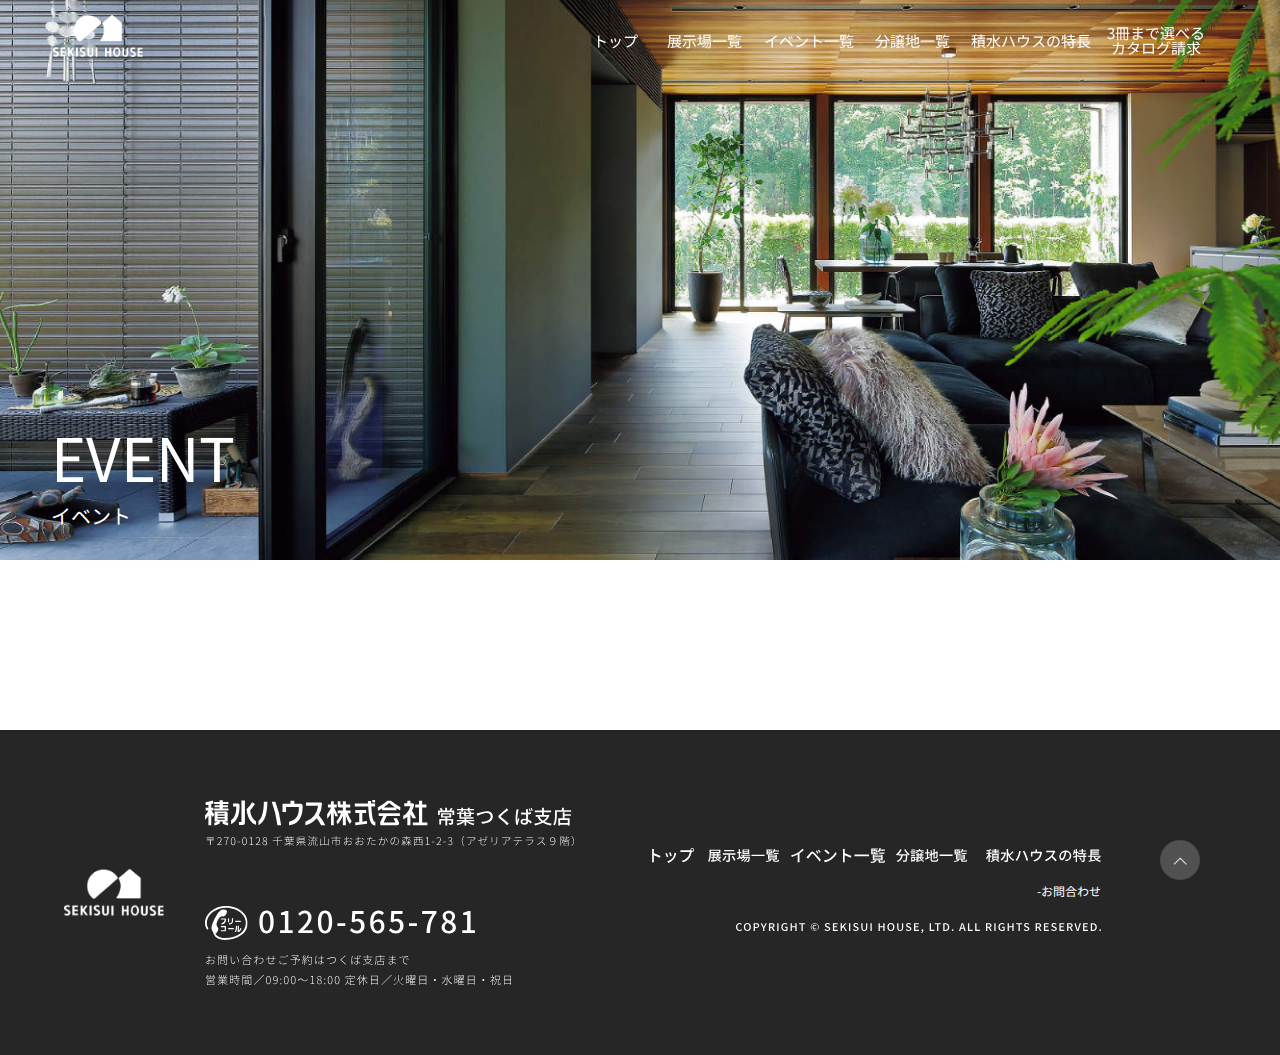
<file: event/index.html>
<!DOCTYPE html>
<html lang="ja">
<head>
<meta charset="UTF-8">
<meta http-equiv="Content-Language" content="ja">
<meta http-equiv="X-UA-Compatible" content="IE=edge,chrome=1">
<meta name="viewport" content="width=device-width,initial-scale=1.0">
<meta name="keywords" content="積水ハウス,セキスイ,セキスイハウス,住宅メーカー,ハウスメーカー,家,住宅,住まい,すまい,一戸建,宅地,戸建,住宅,家づくり,くらし,住まい,二世帯住宅,二世帯,多世帯,防犯住宅,防犯,防犯設備,都市型住宅,3階建て,都市">
<meta name="description" content="茨城県にある積水ハウスの住宅展示場や分譲物件のほか、住まいづくりに役立つイベントの最新情報も公開しています。">
    
<title>イベント一覧｜公式／積水ハウス 常葉つくば支店 | 積水ハウス株式会社</title>

<link rel="stylesheet" media="all" href="../static/css/style.css">
<link rel="stylesheet" media="all" href="../static/css/slick.css">
<link rel="stylesheet" media="all" href="../static/css/slick-theme.css">
<link rel="stylesheet" media="all" href="../static/css/event.css">
    
<link rel="preconnect" href="https://fonts.googleapis.com">
<link rel="preconnect" href="https://fonts.gstatic.com" crossorigin>
<link href="https://fonts.googleapis.com/css2?family=Noto+Sans+JP:wght@400;500&family=Noto+Serif+JP:wght@400;500&display=swap" rel="stylesheet">
<link rel="icon" type="image/png" href="https://www.sekisuihouse.com/liaison/region/lia02/ibaraki/tukuba/apple-touch-icon.png">
<link rel="canonical" href="https://www.sekisuihouse.com/liaison/region/lia02/ibaraki/tukuba/event/">
<link rel="shortcut icon" href="https://www.sekisuihouse.co.jp/favicon.ico">
    
<script src="https://code.jquery.com/jquery-1.12.4.min.js" integrity="sha256-ZosEbRLbNQzLpnKIkEdrPv7lOy9C27hHQ+Xp8a4MxAQ=" crossorigin="anonymous"></script>
<script src="../static/js/jquery-easing.js"></script>
<script src="../static/js/jquery-mousewheel.js"></script>
<script src="../static/js/slick.js"></script>
<script src="../static/js/script.js"></script>
<script src="../static/js/event.js"></script>

<!-- Google Tag Manager 20190222-->
<script>(function(w,d,s,l,i){w[l]=w[l]||[];w[l].push({'gtm.start':
new Date().getTime(),event:'gtm.js'});var f=d.getElementsByTagName(s)[0],
j=d.createElement(s),dl=l!='dataLayer'?'&l='+l:'';j.async=true;j.src=
'https://www.googletagmanager.com/gtm.js?id='+i+dl;f.parentNode.insertBefore(j,f);
})(window,document,'script','dataLayer','GTM-WK7M58');</script>
<!-- End Google Tag Manager 20190222-->
</head>

<body>
<!-- Google Tag Manager (noscript) 20190222-->
<noscript><iframe src="https://www.googletagmanager.com/ns.html?id=GTM-WK7M58"
height="0" width="0" style="display:none;visibility:hidden"></iframe></noscript>
<!-- End Google Tag Manager (noscript) 20190222-->

<div id="event" class="all_wrap lower">
  <header class="header">
    <div class="container">
      <div class="wrap">
        <h1 class="pc">
          <a href="../">
            <img src="../static/images/top/logo.png" class="logo01" alt="積水ハウスロゴ白黒">
            <img src="../static/images/top/logo02.png" class="logo02" alt="積水ハウスロゴカラー">
          </a>
        </h1>
        <h1 class="sp">
          <a href="../">
            <img src="../static/images/top/logo-sp.png" alt="積水ハウスロゴ白黒">
          </a>
        </h1>
        <ul class="nav-list pc">
          <li>
            <a href="../">トップ</a>
          </li>
          <li>
            <a href="../showroom">展示場一覧</a>
          </li>
          <li>
            <a href="../event">イベント一覧</a>
          </li>
          <li>
            <a href="https://www.sekisuihouse.co.jp/bunjou/ibaraki/tsukuba/" target="_blank">分譲地一覧</a>
          </li>
          <li>
            <a href="../feature">積水ハウスの特長</a>
          </li>
          <li>
            <a href="https://www.sekisuihouse.co.jp/cgi-bin/request/catalog.cgi?OID=364003&_ga=2.127289544.476201774.1652664272-1741185672.1627863847&_ebx=2nqvwe2cj.1627820307.7lcpy1t" target="_blank">3冊まで選べる<br>カタログ請求</a>
          </li>
        </ul>
      </div>
    </div>
  </header>
    
  <header class="site-header">
    <div class="site-header-inner">
      <div class="globalnavi-base">
        <nav class="globalnavi">
          <ul class="navi-links clearfix">
            <li>
              <a href="../">トップ</a>
            </li>
            <li>
              <a href="../showroom">展示場一覧</a>
            </li>
            <li>
              <a href="../event">イベント一覧</a>
            </li>
            <li>
              <a href="https://www.sekisuihouse.co.jp/bunjou/ibaraki/tsukuba/" target="_blank">分譲地一覧</a>
            </li>
            <li>
              <a href="../feature">積水ハウスの特長</a>
            </li>
            <li>
              <a href="https://www.sekisuihouse.co.jp/liaison/search/n2_contact.php?d=3640030010" target="_blank">お問合わせ</a>
            </li>
            <li>
            <a href="https://www.sekisuihouse.co.jp/cgi-bin/request/catalog.cgi?OID=364003&_ga=2.127289544.476201774.1652664272-1741185672.1627863847&_ebx=2nqvwe2cj.1627820307.7lcpy1t" target="_blank">3冊まで選べるカタログ請求</a>
            </li>
          </ul>
        </nav>
      </div><!-- globalnavi-base -->
      <div class="menu">
      </div>
    </div><!-- site-header-inner -->
  </header><!-- / site-header -->

    
  <main>
    <div class="main-visual js-fade-obj">
      <div class="image">
        <img src="../static/images/event/mv.jpg" alt="" class="pc" alt="イベント一覧メインビジュアル">
        <img src="../static/images/event/mv-sp.jpg" alt="" class="sp" alt="イベント一覧メインビジュアル">
      </div>
      <div class="mv-texts">
        <p class="mv-tit">EVENT</p>
        <p class="mv-sub">イベント</p>
      </div>
    </div><!-- main-visual -->


    <div class="content-wrap">
      <section class="sections event wrap">
        <div class="inner"></div>
      </section>
    </div><!-- content-wrap -->

  </main>

    

  <footer>
    <div class="wrap pc">
      <ul class="nav-list01">
        <li>
          <div class="image logo">
            <a href="../">
              <img src="../static/images/top/footer-logo.png" alt="積水ハウスロゴ白黒">
            </a>
          </div>
        </li>
        <li>
          <div class="image add">
            <a href="">
              <img src="../static/images/top/footer-add.svg" alt="積水ハウス株式会社常葉つくば支店">
            </a>
          </div>
          <div class="image info">
            <a href="">
              <img src="../static/images/top/footer-info.svg" alt="0120-565-781">
            </a>
          </div>
        </li>
        <li>
          <ul class="nav-list02">
            <li>
              <a href="../">
                <img src="../static/images/top/footer-nav00.svg" alt="トップ"></a>
            </li>
            <li>
              <a href="../showroom">
                <img src="../static/images/top/footer-nav01.svg" alt="展示場一覧"></a>
            </li>
            <li>
              <a href="../event">
                <img src="../static/images/top/footer-nav02.svg" alt="イベント一覧"></a>
            </li>
            <li>
              <a href="https://www.sekisuihouse.co.jp/bunjou/ibaraki/tsukuba/" target="_blank">
                <img src="../static/images/top/footer-nav03.svg" alt="分譲地一覧"></a>
            </li>
            <li>
              <a href="../feature">
                <img src="../static/images/top/footer-nav04.svg" alt="積水ハウスの特長"></a>
            </li>
          </ul>
          <ul class="nav-list03">
<!--
            <li>
              <a href="https://www.sekisuihouse.co.jp/cgi-bin/request/catalog.cgi?OID=364003&_ga=2.127289544.476201774.1652664272-1741185672.1627863847&_ebx=2nqvwe2cj.1627820307.7lcpy1t" target="_blank">
                -カタログ請求</a>
            </li>
-->
            <li>
              <a href="https://www.sekisuihouse.co.jp/liaison/search/n2_contact.php?d=3640030010" target="_blank">
                -お問合わせ</a>
            </li>
          </ul>
          <div class="image copy">
            <img src="../static/images/top/footer-copy.svg"　alt="copyright">
          </div>
        </li>
      </ul>
    </div>
    <div class="sp clearfix">
      <ul class="nav-sp clearfix">
        <li>
          <a href="../">
            トップ</a>
        </li>
        <li>
          <a href="../showroom">
            展示場一覧</a>
        </li>
        <li>
          <a href="../event">
            イベント一覧</a>
        </li>
        <li>
          <a href="https://www.sekisuihouse.co.jp/bunjou/ibaraki/tsukuba/" target="_blank">
            分譲地一覧</a>
        </li>
        <li>
          <a href="../feature">
            積水ハウスの特長</a>
        </li>
        <li>
          <a href="https://www.sekisuihouse.co.jp/liaison/search/n2_contact.php?d=3640030010" target="_blank">
            お問合わせ</a>
        </li>
      </ul>
      <div class="image logo">
        <a href="../">
          <img src="../static/images/top/footer-logo-sp.png" alt="積水ハウスロゴ白黒">
        </a>
      </div>
      <div class="image add">
        <a href="">
          <img src="../static/images/top/footer-add-sp.svg" alt="積水ハウス常葉つくば支店">
        </a>
      </div>
      <div class="image tel">
        <a href="tel:0120565781">
          <img src="../static/images/top/footer-info-sp01.svg" alt="0120565781">
        </a>
      </div>
      <div class="image inquiry">
        <img src="../static/images/top/footer-info-sp02.svg" alt="営業時間・定休日">
      </div>
      <div class="image copy">
        <a href="">
          <img src="../static/images/top/footer-copy-sp.svg" alt="copyright">
        </a>
      </div>
    </div>
  </footer>

    
  <div class="pageTop">
    <a href="#" class="scroll">
      <img src="../static/images/top/pagetop.png" alt="PAGE TOP" width="40" height="40">
    </a>
  </div>
    

</div><!--all_wrap-->

</body>

</html>
</file>
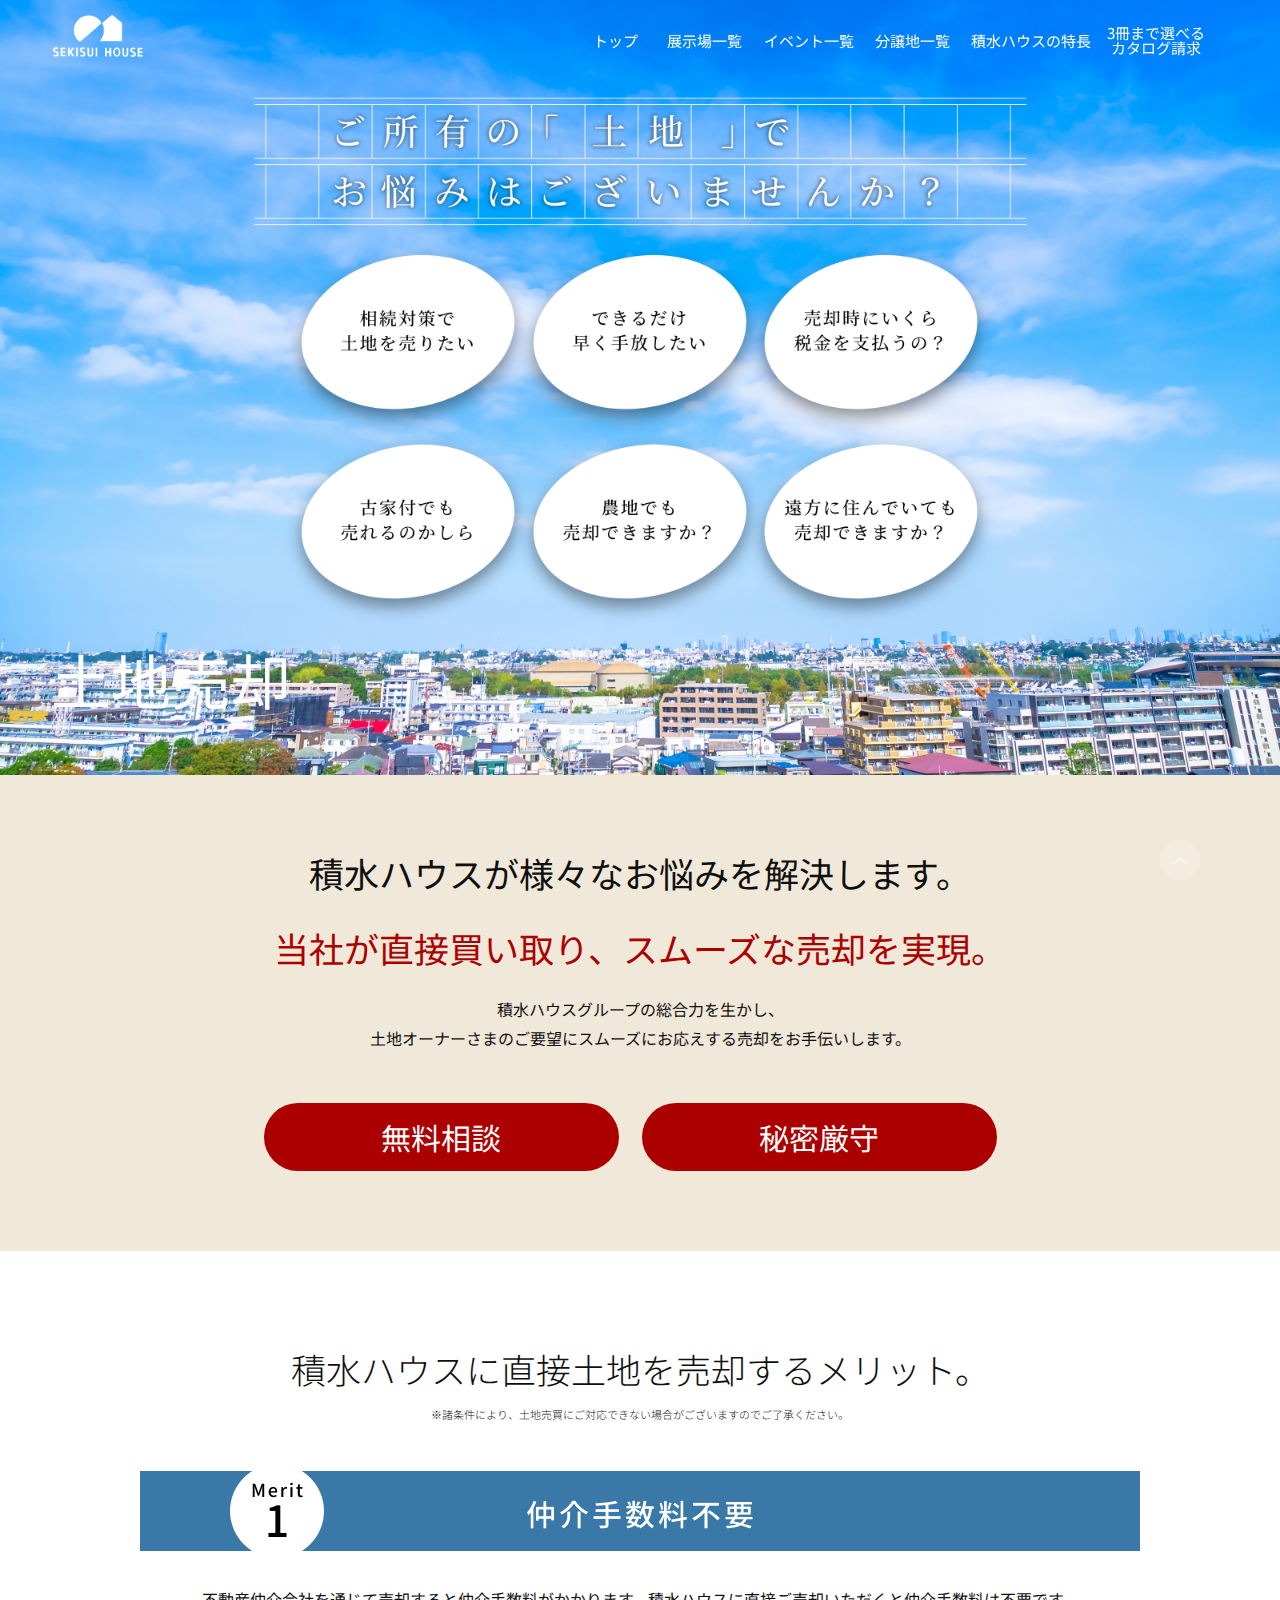
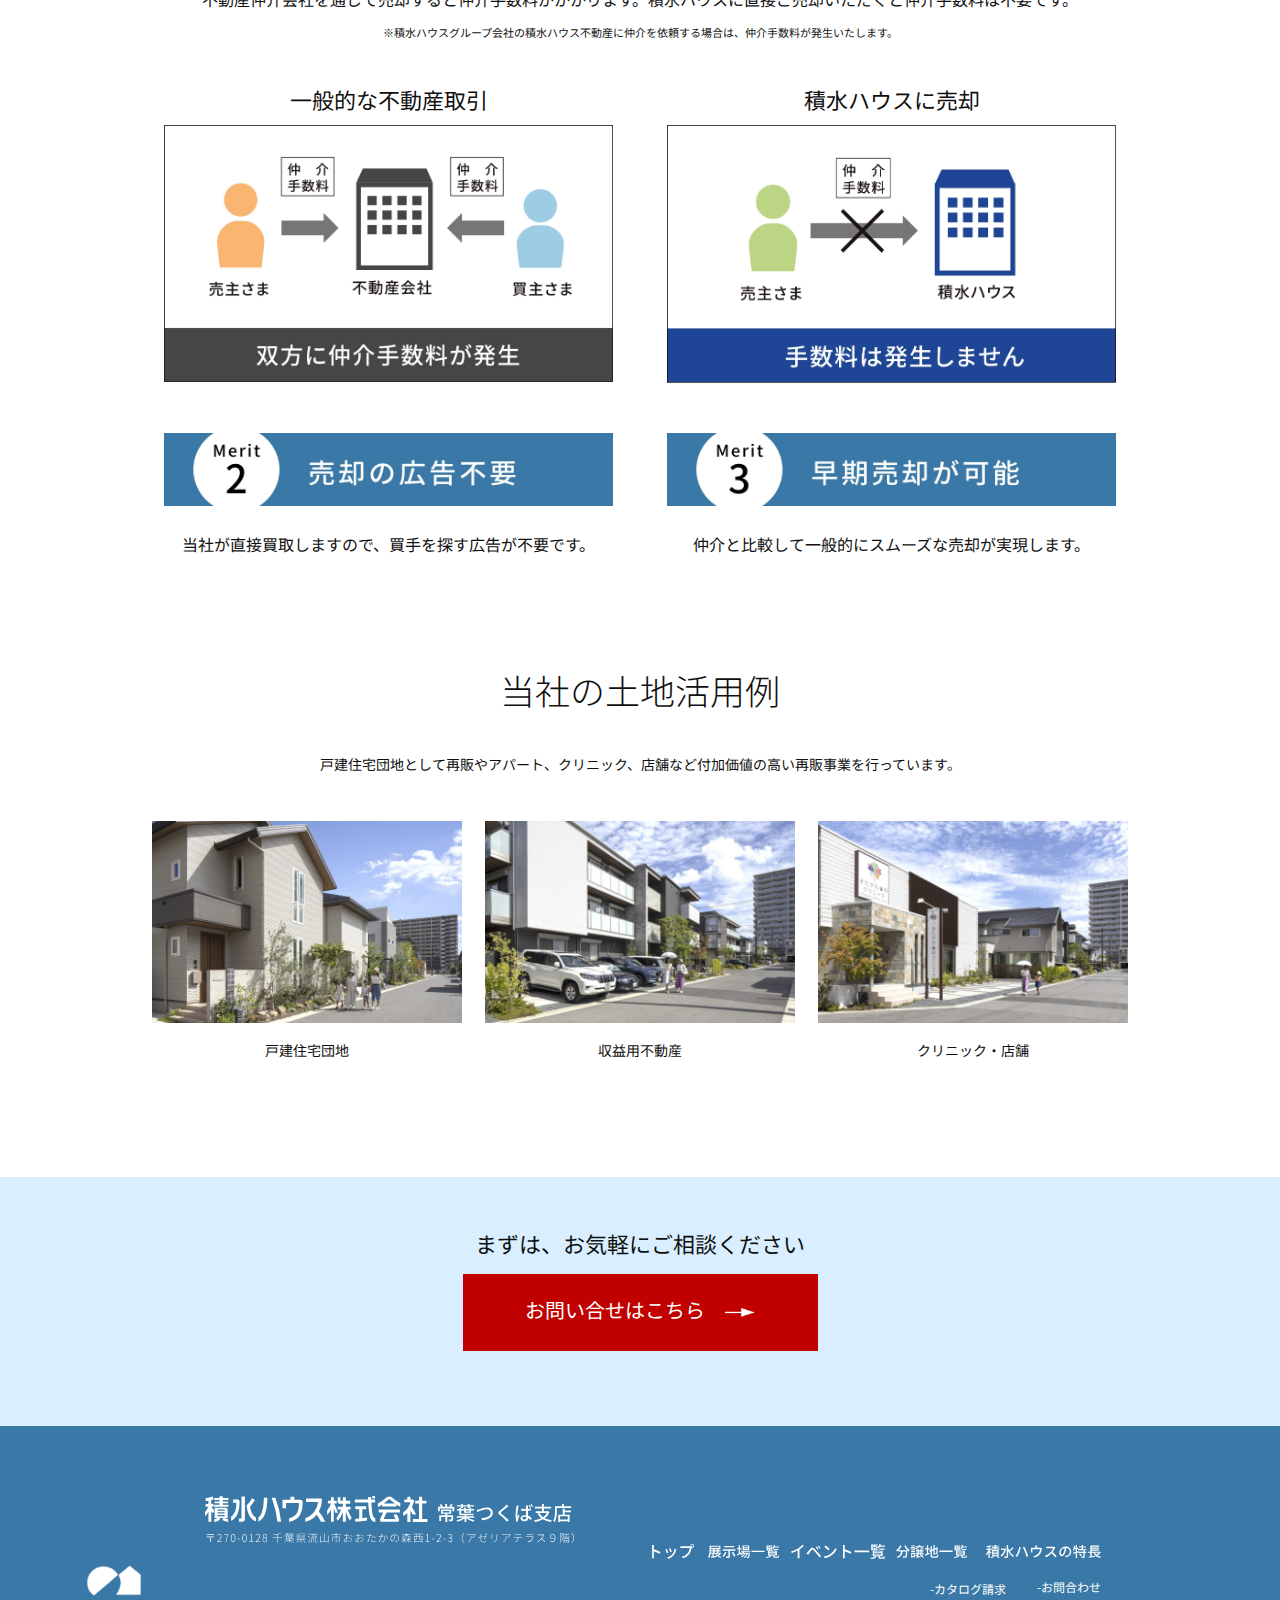
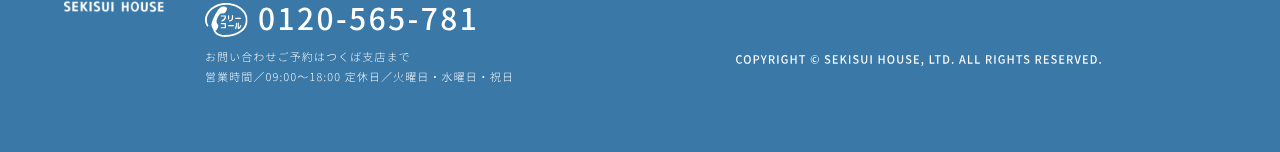
<file: land/index.html>
<!DOCTYPE html>
<html lang="ja">
<head>
<meta charset="UTF-8">
<meta http-equiv="Content-Language" content="ja">
<meta http-equiv="X-UA-Compatible" content="IE=edge,chrome=1">
<meta name="viewport" content="width=device-width,initial-scale=1.0">
<meta name="keywords" content="積水ハウス,セキスイ,セキスイハウス,住宅メーカー,ハウスメーカー,家,住宅,住まい,すまい,一戸建,宅地,戸建,住宅,家づくり,くらし,住まい,二世帯住宅,二世帯,多世帯,防犯住宅,防犯,防犯設備,都市型住宅,3階建て,都市">
<meta name="description" content="茨城県にある積水ハウスの住宅展示場や分譲物件のほか、住まいづくりに役立つイベントの最新情報も公開しています。">
    
<title>土地売却｜公式／積水ハウス つくば支店 | 積水ハウス株式会社</title>

<link rel="stylesheet" media="all" href="../static/css/style.css">
<link rel="stylesheet" media="all" href="../static/css/slick.css">
<link rel="stylesheet" media="all" href="../static/css/slick-theme.css">
    
<link rel="preconnect" href="https://fonts.googleapis.com">
<link rel="preconnect" href="https://fonts.gstatic.com" crossorigin>
<link href="https://fonts.googleapis.com/css2?family=Noto+Sans+JP:wght@400;500&family=Noto+Serif+JP:wght@400;500&display=swap" rel="stylesheet">
<link rel="icon" type="image/png" href="https://www.sekisuihouse.com/liaison/region/lia02/ibaraki/tukuba/apple-touch-icon.png">
<link rel="canonical" href="https://www.sekisuihouse.com/liaison/region/lia02/ibaraki/tukuba/showroom/">
<link rel="shortcut icon" href="https://www.sekisuihouse.co.jp/favicon.ico">
    
<script src="https://code.jquery.com/jquery-1.12.4.min.js" integrity="sha256-ZosEbRLbNQzLpnKIkEdrPv7lOy9C27hHQ+Xp8a4MxAQ=" crossorigin="anonymous"></script>
<script src="../static/js/jquery-easing.js"></script>
<script src="../static/js/jquery-mousewheel.js"></script>
<script src="../static/js/slick.js"></script>
<script src="../static/js/script.js"></script>

<!-- Google Tag Manager 20190222-->
<script>(function(w,d,s,l,i){w[l]=w[l]||[];w[l].push({'gtm.start':
new Date().getTime(),event:'gtm.js'});var f=d.getElementsByTagName(s)[0],
j=d.createElement(s),dl=l!='dataLayer'?'&l='+l:'';j.async=true;j.src=
'https://www.googletagmanager.com/gtm.js?id='+i+dl;f.parentNode.insertBefore(j,f);
})(window,document,'script','dataLayer','GTM-WK7M58');</script>
<!-- End Google Tag Manager 20190222-->
</head>

<body>
<!-- Google Tag Manager (noscript) 20190222-->
<noscript><iframe src="https://www.googletagmanager.com/ns.html?id=GTM-WK7M58"
height="0" width="0" style="display:none;visibility:hidden"></iframe></noscript>
<!-- End Google Tag Manager (noscript) 20190222-->


<div id="land" class="all_wrap lower">
  <header class="header">
    <div class="container">
      <div class="wrap">
        <h1 class="pc">
          <a href="../">
            <img src="../static/images/top/logo.png" class="logo01" alt="積水ハウスロゴ白黒">
            <img src="../static/images/top/logo02.png" class="logo02" alt="積水ハウスロゴカラー">
          </a>
        </h1>
        <h1 class="sp">
          <a href="../">
            <img src="../static/images/top/logo-sp.png" alt="積水ハウスロゴ白黒">
          </a>
        </h1>
        <ul class="nav-list pc">
          <li>
            <a href="../">トップ</a>
          </li>
          <li>
            <a href="../showroom">展示場一覧</a>
          </li>
          <li>
            <a href="../event">イベント一覧</a>
          </li>
          <li>
            <a href="https://www.sekisuihouse.co.jp/bunjou/ibaraki/tsukuba/" target="_blank">分譲地一覧</a>
          </li>
          <li>
            <a href="../feature">積水ハウスの特長</a>
          </li>
          <li>
            <a href="https://www.sekisuihouse.co.jp/cgi-bin/request/catalog.cgi?OID=364003&_ga=2.127289544.476201774.1652664272-1741185672.1627863847&_ebx=2nqvwe2cj.1627820307.7lcpy1t" target="_blank">3冊まで選べる<br>カタログ請求</a>
          </li>
        </ul>
      </div>
    </div>
  </header>
    
  <header class="site-header">
    <div class="site-header-inner">
      <div class="globalnavi-base">
        <nav class="globalnavi">
          <ul class="navi-links clearfix">
            <li>
              <a href="../">トップ</a>
            </li>
            <li>
              <a href="../showroom">展示場一覧</a>
            </li>
            <li>
              <a href="../event">イベント一覧</a>
            </li>
            <li>
              <a href="https://www.sekisuihouse.co.jp/bunjou/ibaraki/tsukuba/" target="_blank">分譲地一覧</a>
            </li>
            <li>
              <a href="../feature">積水ハウスの特長</a>
            </li>
            <li>
              <a href="https://www.sekisuihouse.co.jp/liaison/search/n2_contact.php?d=3640030010" target="_blank">お問合わせ</a>
            </li>
            <li>
            <a href="https://www.sekisuihouse.co.jp/cgi-bin/request/catalog.cgi?OID=364003&_ga=2.127289544.476201774.1652664272-1741185672.1627863847&_ebx=2nqvwe2cj.1627820307.7lcpy1t" target="_blank">3冊まで選べるカタログ請求</a>
          </li>
          </ul>
        </nav>
      </div><!-- globalnavi-base -->
      <div class="menu">
      </div>
    </div><!-- site-header-inner -->
  </header><!-- / site-header -->

    
  <main>
    <div class="main-visual js-fade-obj">
      <div class="image">
        <img src="../static/images/land/mv.jpg"  alt="土地売却メインビジュアル"  class="pc">
        <img src="../static/images/land/mv-sp.jpg" alt="土地売却メインビジュアル" class="sp">
      </div>
      <div class="mv-texts">
        <p class="mv-tit">土地売却</p>
<!--        <p class="mv-sub">展示場を探す</p>-->
      </div>
    </div><!-- main-visual -->


    <div class="content-wrap">
      <section class="sections clearfix">
        <div class="bg01">
          <p class="title">積水ハウスが様々なお悩みを解決します。</p>
          <p class="lead01">当社が直接買い取り、スムーズな売却を実現。</p>
          <p class="lead02">積水ハウスグループの総合力を生かし、<br>土地オーナーさまのご要望にスムーズにお応えする売却をお手伝いします。</p>
          <div class="btn">
              <div class="btn01">無料相談</div>
              <div class="btn01">秘密厳守</div>
            </div>
        </div>    
      </section>   
      <section class="sections clearfix">
        <div class="merit wrap">
        <h2>積水ハウスに直接土地を売却するメリット。<br><span>※諸条件により、土地売買にご対応できない場合がございますのでご了承ください。</span></h2>
        <div class="tit-img">
           <img src="../static/images/land/merit01.jpg">
         </div>
          <p class="lead01">不動産仲介会社を通じて売却すると仲介手数料がかかります。積水ハウスに直接ご売却いただくと仲介手数料は不要です。</p>
          <p class="lead02">※積水ハウスグループ会社の積水ハウス不動産に仲介を依頼する場合は、仲介手数料が発生いたします。</p>
          <ul class="fee">
              <li>
                  <p class="tit">一般的な不動産取引</p>
                  <div class="image"><img src="../static/images/land/fee01.jpg"></div>
              </li>
               <li>
                  <p class="tit">積水ハウスに売却</p>
                  <div class="image"><img src="../static/images/land/fee02.jpg"></div>
              </li>
            </ul> 
            <ul class="detail">
              <li>
                  <div class="image"><img src="../static/images/land/merit02.jpg"></div>
                  <p class="lead01">当社が直接買取しますので、買手を探す広告が不要です。</p>
              </li>
               <li>
                  <div class="image"><img src="../static/images/land/merit03.jpg"></div>
                   <p class="lead01">仲介と比較して一般的にスムーズな売却が実現します。</p>
              </li>
            </ul>   
          </div>
        <div class="sample wrap">
        <h2>当社の土地活用例</h2>
          <p class="lead01">戸建住宅団地として再販やアパート、クリニック、店舗など付加価値の高い再販事業を行っています。</p>
          <ul>
              <li>
                  <div class="image"><img src="../static/images/land/sample01.jpg"></div>
                  <p class="lead01">戸建住宅団地</p>
              </li>
               <li>
                  <div class="image"><img src="../static/images/land/sample02.jpg"></div>
                   <p class="lead01">収益用不動産</p>
              </li>
              <li>
                  <div class="image"><img src="../static/images/land/sample03.jpg"></div>
                   <p class="lead01">クリニック・店舗</p>
              </li>
            </ul>   
          </div>
      </section>
      <section class="sections clearfix">
        <div class="bg02">
          <p class="lead01">まずは、お気軽にご相談ください</p>
          <div class="btn">
              <div class="btn01">お問い合せはこちら<img src="../static/images/land/arrow.png"></div>
            </div>
        </div>    
      </section>   
    </div><!-- content-wrap -->

  </main>

    

  <footer>
    <div class="wrap pc">
      <ul class="nav-list01">
        <li>
          <div class="image logo">
            <a href="../">
              <img src="../static/images/top/footer-logo.png" alt="積水ハウスロゴ白黒">
            </a>
          </div>
        </li>
        <li>
          <div class="image add">
              <img src="../static/images/top/footer-add.svg" alt="積水ハウス株式会社つくば支店">
          </div>
          <div class="image info">
              <img src="../static/images/top/footer-info.svg" alt="0120-565-781">
          </div>
        </li>
        <li>
          <ul class="nav-list02">
            <li>
              <a href="../">
                <img src="../static/images/top/footer-nav00.svg" alt="トップ"></a>
            </li>
            <li>
              <a href="../showroom">
                <img src="../static/images/top/footer-nav01.svg" alt="展示場一覧"></a>
            </li>
            <li>
              <a href="../event">
                <img src="../static/images/top/footer-nav02.svg" alt="イベント一覧"></a>
            </li>
            <li>
              <a href="https://www.sekisuihouse.co.jp/bunjou/ibaraki/tsukuba/" target="_blank">
                <img src="../static/images/top/footer-nav03.svg" alt="分譲地一覧"></a>
            </li>
            <li>
              <a href="../feature">
                <img src="../static/images/top/footer-nav04.svg" alt="積水ハウスの特長"></a>
            </li>
          </ul>
          <ul class="nav-list03">
            <li>
              <a href="https://www.sekisuihouse.co.jp/cgi-bin/request/catalog.cgi?OID=364003&_ga=2.127289544.476201774.1652664272-1741185672.1627863847&_ebx=2nqvwe2cj.1627820307.7lcpy1t" target="_blank">
                -カタログ請求</a>
            </li>
            <li>
              <a href="https://www.sekisuihouse.co.jp/liaison/search/n2_contact.php?d=3640030010" target="_blank">
                -お問合わせ</a>
            </li>
          </ul>
          <div class="image copy">
            <img src="../static/images/top/footer-copy.svg"　alt="copyright">
          </div>
        </li>
      </ul>
    </div>
    <div class="sp clearfix">
      <ul class="nav-sp clearfix">
        <li>
          <a href="../">
            トップ</a>
        </li>
        <li>
          <a href="../showroom">
            展示場一覧</a>
        </li>
        <li>
          <a href="../event">
            イベント一覧</a>
        </li>
        <li>
          <a href="https://www.sekisuihouse.co.jp/bunjou/ibaraki/tsukuba/" target="_blank">
            分譲地一覧</a>
        </li>
        <li>
          <a href="../feature">
            積水ハウスの特長</a>
        </li>
<!--
        <li>
          <a href="https://www.sekisuihouse.co.jp/cgi-bin/request/catalog.cgi?OID=364003&_ga=2.127289544.476201774.1652664272-1741185672.1627863847&_ebx=2nqvwe2cj.1627820307.7lcpy1t" target="_blank">
            カタログ請求</a>
        </li>
-->
        <li>
          <a href="https://www.sekisuihouse.co.jp/liaison/search/n2_contact.php?d=3640030010" target="_blank">
            お問合わせ</a>
        </li>
      </ul>
      <div class="image logo">
        <a href="../">
          <img src="../static/images/top/footer-logo-sp.png" alt="積水ハウスロゴ白黒">
        </a>
      </div>
      <div class="image add">
          <img src="../static/images/top/footer-add-sp.svg" alt="積水ハウスつくば支店">
      </div>
      <div class="image tel">
        <a href="tel:0120565781">
          <img src="../static/images/top/footer-info-sp01.svg" alt="0120565781">
        </a>
      </div>
      <div class="image inquiry">
        <img src="../static/images/top/footer-info-sp02.svg" alt="営業時間・定休日">
      </div>
      <div class="image copy">
          <img src="../static/images/top/footer-copy-sp.svg" alt="copyright">
      </div>
    </div>
  </footer>

    
  <div class="pageTop">
    <a href="#" class="scroll">
      <img src="../static/images/top/pagetop.png" alt="PAGE TOP" width="40" height="40">
    </a>
  </div>
    

</div><!--all_wrap-->

</body>

</html>
</file>
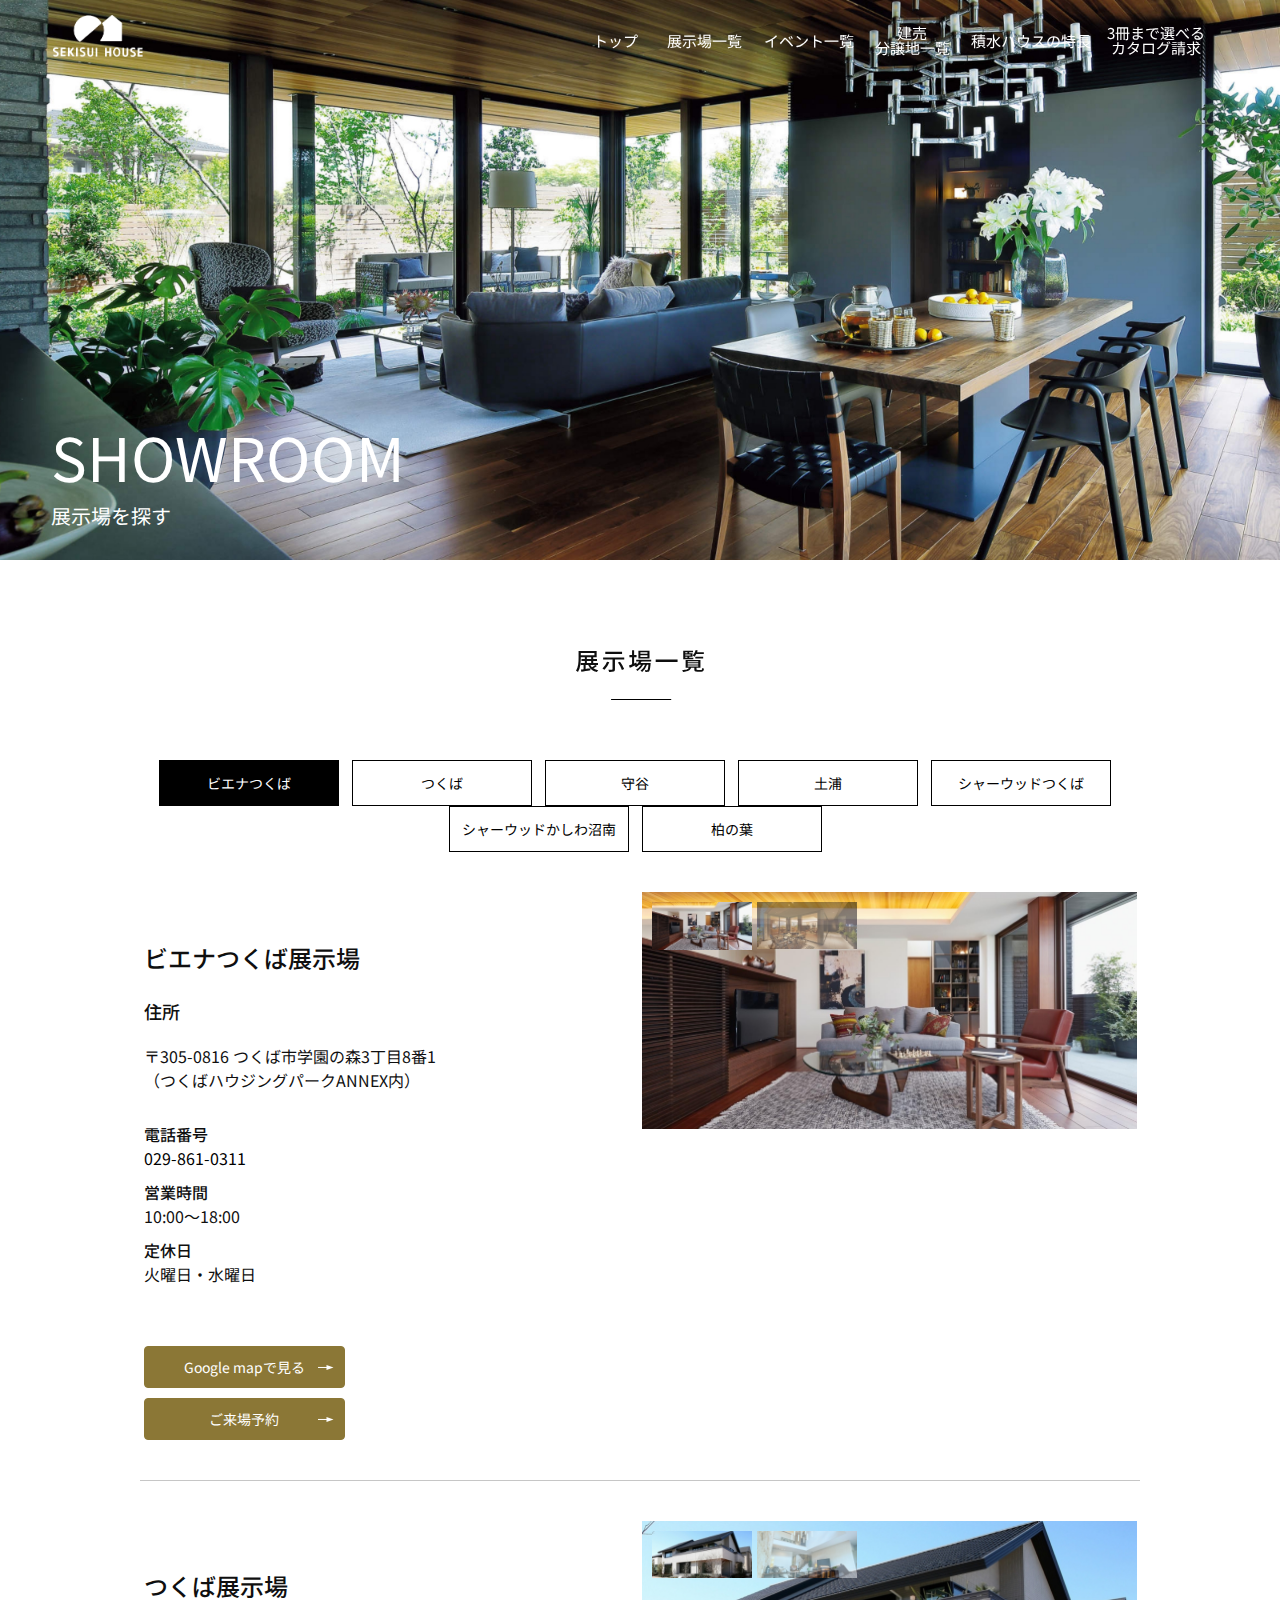
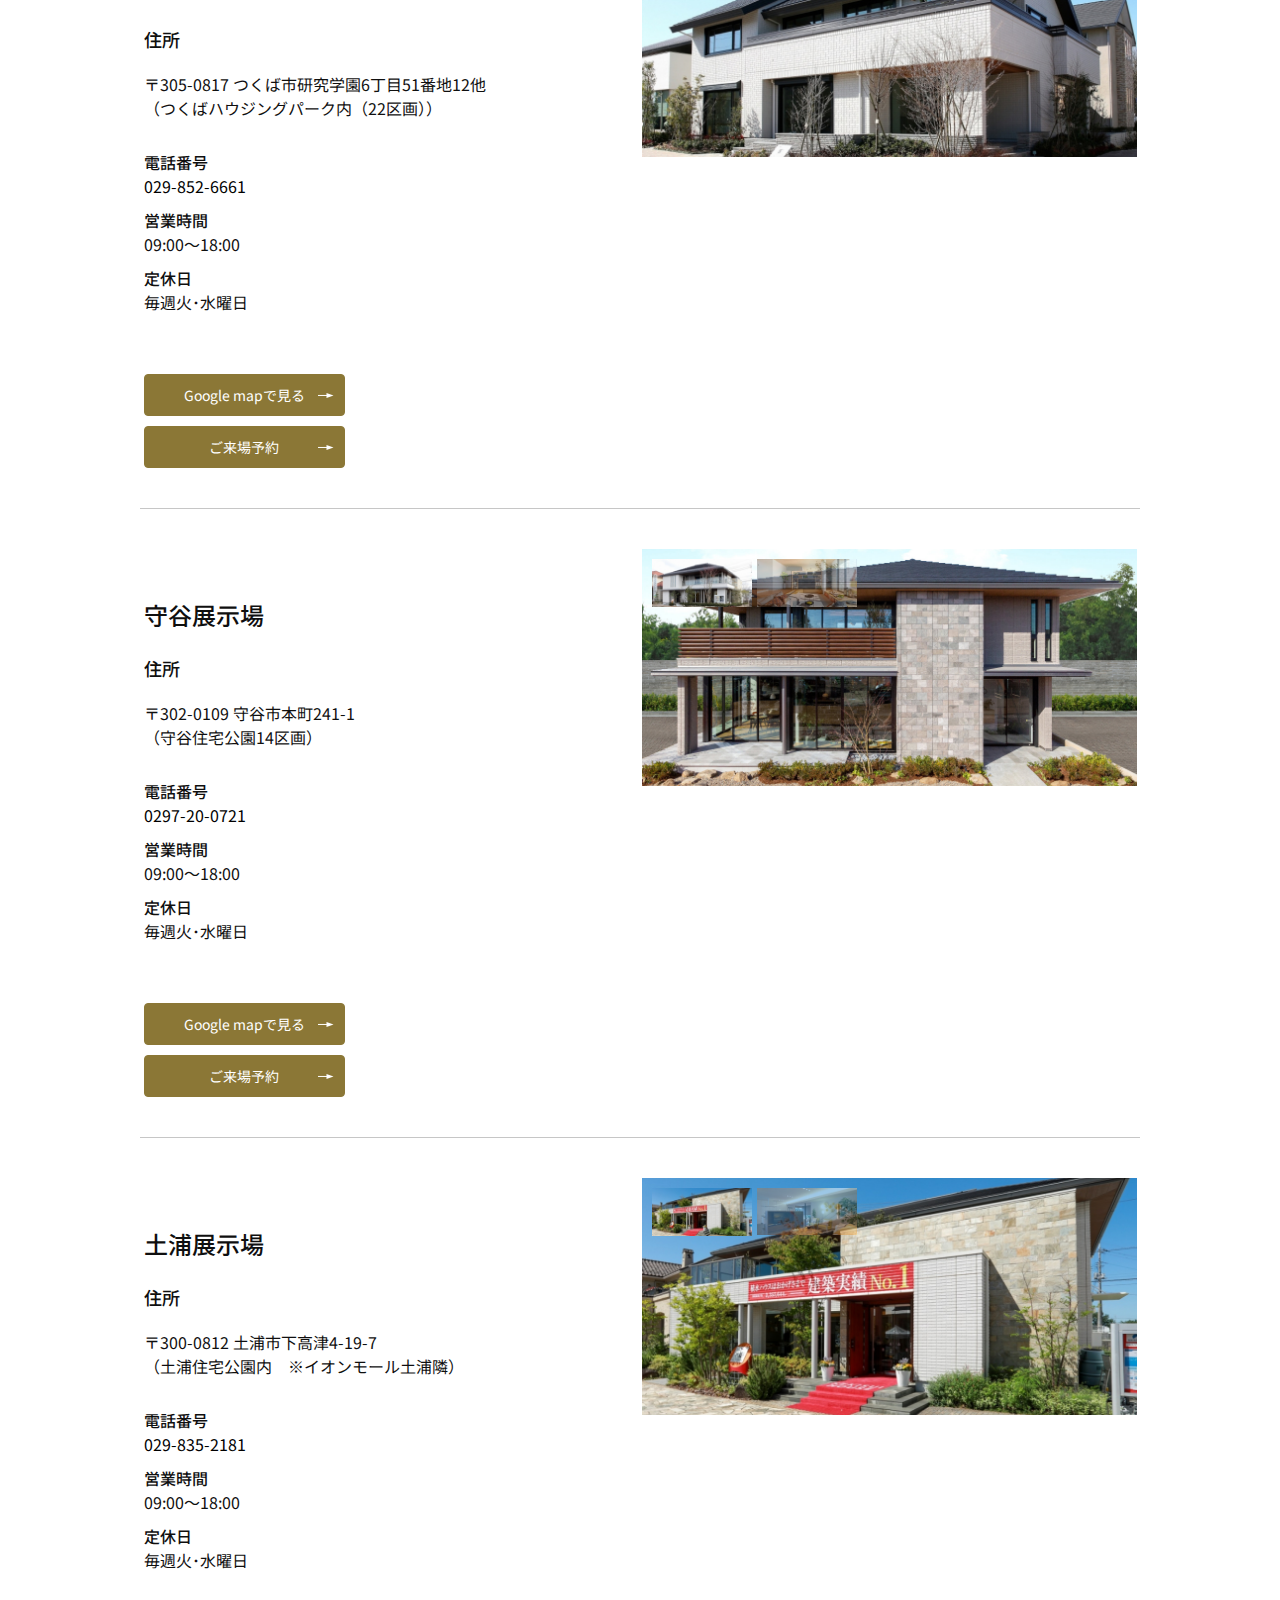
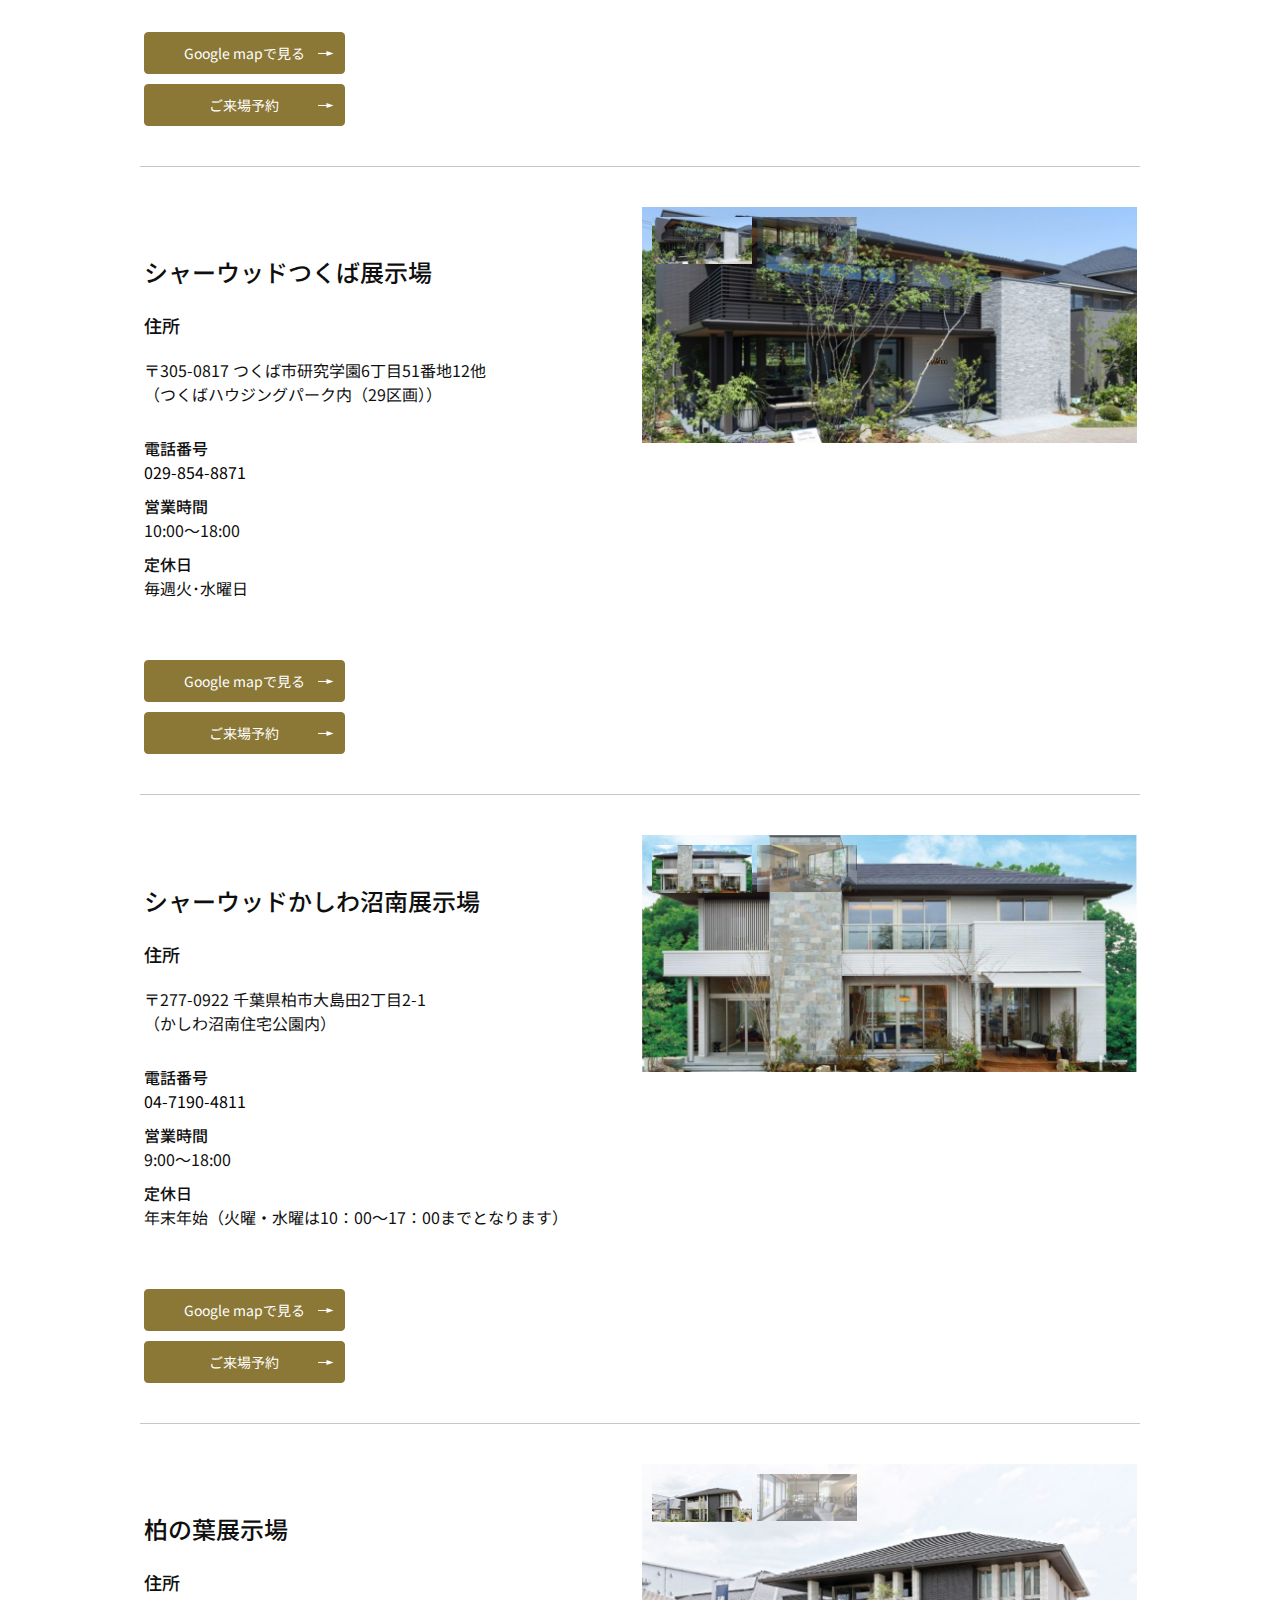
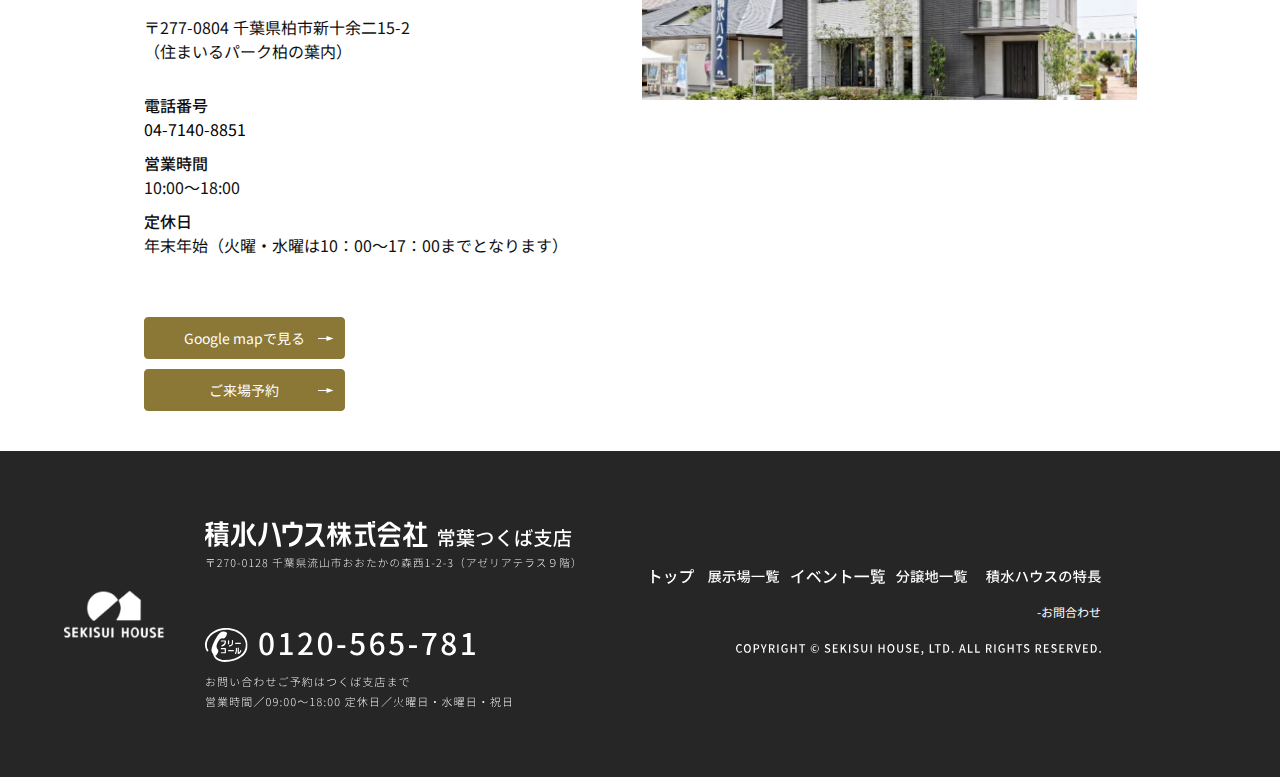
<file: showroom/index.html>
<!DOCTYPE html>
<html lang="ja">
<head>
<meta charset="UTF-8">
<meta http-equiv="Content-Language" content="ja">
<meta http-equiv="X-UA-Compatible" content="IE=edge,chrome=1">
<meta name="viewport" content="width=device-width,initial-scale=1.0">
<meta name="keywords" content="積水ハウス,セキスイ,セキスイハウス,住宅メーカー,ハウスメーカー,家,住宅,住まい,すまい,一戸建,宅地,戸建,住宅,家づくり,くらし,住まい,二世帯住宅,二世帯,多世帯,防犯住宅,防犯,防犯設備,都市型住宅,3階建て,都市">
<meta name="description" content="茨城県にある積水ハウスの住宅展示場や分譲物件のほか、住まいづくりに役立つイベントの最新情報も公開しています。">
    
<title>展示場を探す｜公式／積水ハウス 常葉つくば支店 | 積水ハウス株式会社</title>

<link rel="stylesheet" media="all" href="../static/css/style.css">
<link rel="stylesheet" media="all" href="../static/css/slick.css">
<link rel="stylesheet" media="all" href="../static/css/slick-theme.css">
    
<link rel="preconnect" href="https://fonts.googleapis.com">
<link rel="preconnect" href="https://fonts.gstatic.com" crossorigin>
<link href="https://fonts.googleapis.com/css2?family=Noto+Sans+JP:wght@400;500&family=Noto+Serif+JP:wght@400;500&display=swap" rel="stylesheet">
<link rel="icon" type="image/png" href="https://www.sekisuihouse.com/liaison/region/lia02/ibaraki/tukuba/apple-touch-icon.png">
<link rel="canonical" href="https://www.sekisuihouse.com/liaison/region/lia02/ibaraki/tukuba/showroom/">
<link rel="shortcut icon" href="https://www.sekisuihouse.co.jp/favicon.ico">
    
<script src="https://code.jquery.com/jquery-1.12.4.min.js" integrity="sha256-ZosEbRLbNQzLpnKIkEdrPv7lOy9C27hHQ+Xp8a4MxAQ=" crossorigin="anonymous"></script>
<script src="../static/js/jquery-easing.js"></script>
<script src="../static/js/jquery-mousewheel.js"></script>
<script src="../static/js/slick.js"></script>
<script src="../static/js/script.js"></script>

<!-- Google Tag Manager 20190222-->
<script>(function(w,d,s,l,i){w[l]=w[l]||[];w[l].push({'gtm.start':
new Date().getTime(),event:'gtm.js'});var f=d.getElementsByTagName(s)[0],
j=d.createElement(s),dl=l!='dataLayer'?'&l='+l:'';j.async=true;j.src=
'https://www.googletagmanager.com/gtm.js?id='+i+dl;f.parentNode.insertBefore(j,f);
})(window,document,'script','dataLayer','GTM-WK7M58');</script>
<!-- End Google Tag Manager 20190222-->
</head>

<body>
<!-- Google Tag Manager (noscript) 20190222-->
<noscript><iframe src="https://www.googletagmanager.com/ns.html?id=GTM-WK7M58"
height="0" width="0" style="display:none;visibility:hidden"></iframe></noscript>
<!-- End Google Tag Manager (noscript) 20190222-->


<div id="showroom" class="all_wrap lower">
  <header class="header">
    <div class="container">
      <div class="wrap">
        <h1 class="pc">
          <a href="../">
            <img src="../static/images/top/logo.png" class="logo01" alt="積水ハウスロゴ白黒">
            <img src="../static/images/top/logo02.png" class="logo02" alt="積水ハウスロゴカラー">
          </a>
        </h1>
        <h1 class="sp">
          <a href="../">
            <img src="../static/images/top/logo-sp.png" alt="積水ハウスロゴ白黒">
          </a>
        </h1>
        <ul class="nav-list pc">
          <li>
            <a href="../">トップ</a>
          </li>
          <li>
            <a href="../showroom">展示場一覧</a>
          </li>
          <li>
            <a href="../event">イベント一覧</a>
          </li>
          <li>
            <a href="https://www.sekisuihouse.co.jp/bunjou/ibaraki/tsukuba/" target="_blank">建売<br>分譲地一覧</a>
          </li>
          <li>
            <a href="../feature">積水ハウスの特長</a>
          </li>
          <li>
            <a href="https://www.sekisuihouse.co.jp/cgi-bin/request/catalog.cgi?OID=364003&_ga=2.127289544.476201774.1652664272-1741185672.1627863847&_ebx=2nqvwe2cj.1627820307.7lcpy1t" target="_blank">3冊まで選べる<br>カタログ請求</a>
          </li>
        </ul>
      </div>
    </div>
  </header>
    
  <header class="site-header">
    <div class="site-header-inner">
      <div class="globalnavi-base">
        <nav class="globalnavi">
          <ul class="navi-links clearfix">
            <li>
              <a href="../">トップ</a>
            </li>
            <li>
              <a href="../showroom">展示場一覧</a>
            </li>
            <li>
              <a href="../event">イベント一覧</a>
            </li>
            <li>
              <a href="https://www.sekisuihouse.co.jp/bunjou/ibaraki/tsukuba/" target="_blank">建売・分譲地一覧</a>
            </li>
            <li>
              <a href="../feature">積水ハウスの特長</a>
            </li>
            <li>
              <a href="https://www.sekisuihouse.co.jp/liaison/search/n2_contact.php?d=3640030010" target="_blank">お問合わせ</a>
            </li>
            <li>
            <a href="https://www.sekisuihouse.co.jp/cgi-bin/request/catalog.cgi?OID=364003&_ga=2.127289544.476201774.1652664272-1741185672.1627863847&_ebx=2nqvwe2cj.1627820307.7lcpy1t" target="_blank">3冊まで選べるカタログ請求</a>
            </li>
          </ul>
        </nav>
      </div><!-- globalnavi-base -->
      <div class="menu">
      </div>
    </div><!-- site-header-inner -->
  </header><!-- / site-header -->

    
  <main>
    <div class="main-visual js-fade-obj">
      <div class="image">
        <img src="../static/images/showroom/mv.jpg"  alt="展示場一覧メインビジュアル"  class="pc">
        <img src="../static/images/showroom/mv-sp.jpg" alt="展示場一覧メインビジュアル" class="sp">
      </div>
      <div class="mv-texts">
        <p class="mv-tit">SHOWROOM</p>
        <p class="mv-sub">展示場を探す</p>
      </div>
    </div><!-- main-visual -->


    <div class="content-wrap">
      <section class="sections clearfix">
        <div class="wrap">
          <h2 class="tit"><img src="../static/images/showroom/tit01.svg" class="pc" alt="展示場一覧"><img src="../static/images/showroom/tit01-sp.svg" class="sp" alt="展示場一覧"></h2>
          <div class="anc">
          <ul>
              <li class="current"><a href="#showroom01">ビエナつくば</a></li>
              <li><a href="#showroom02">つくば</a></li>
              <li><a href="#showroom03">守谷</a></li>
              <li><a href="#showroom04">土浦</a></li>
              <li><a href="#showroom05">シャーウッドつくば</a></li>
              <li><a href="#showroom06">シャーウッドかしわ沼南</a></li>
              <li><a href="#showroom07">柏の葉</a></li>
          </ul>
        </div>
        </div>
          <ul class="lists list01 clearfix" id="showroom01">
            <li>
              <div class="slides wrap clearfix sp">
                <ul class="slides-list-sp list01">
                  <li class="image current">
                    <img src="../static/images/showroom/store01-img01.jpg" alt="ビエナつくば展示場内観">
                  </li>
                  <li class="image">
                    <img src="../static/images/showroom/store01-img02.jpg" alt="ビエナつくば展示場内観">
                  </li>
                </ul>
                <ul class="thumbnails-sp list01">
                  <li class="current"><img src="../static/images/showroom/thumb01-01.jpg" alt="ビエナつくば展示場内観" width="100" height="56"></li>
                  <li><img src="../static/images/showroom/thumb01-02.jpg" alt="ビエナつくば展示場内観" width="100" height="56"></li>
                </ul>
                <img src="../static/images/showroom/store01-img01.jpg" alt="ビエナつくば展示場内観">
              </div>
              <div class="btn btn03 sp">
                <a href="https://secure2.ebis.ne.jp/tr_set.php?argument=6HBGPszs&ai=a5be1a53de35b4" target="_blank">
                  <p class="more">ご来場予約</p>
                </a>
              </div>
              <div class="texts">
                <p class="name">ビエナつくば展示場</p>
                <p class="add"><span class="pc">住所</span><br class="pc">〒305-0816 <br class="sp">つくば市学園の森3丁目8番1<br>（つくばハウジングパークANNEX内）</p>
                <p class="info tel"><span>電話番号</span>　<br class="pc"><a href="tel:029-861-0311">029-861-0311</a></p>
                <p class="info"><span>営業時間</span>　<br class="pc">10:00〜18:00</p>
                <p class="info"><span>定休日</span>　<br class="pc">火曜日・水曜日</p>
              </div>
              <div class="btn btn01 sp">
                <a href="tel:029-861-0311">
                  <p class="more"><img src="../static/images/top/tel.svg">029-861-0311</p>
                </a>
              </div>
              <div class="btn btn02">
                <a href="https://goo.gl/maps/GzENLDutCo16EwA56" target="_blank">
                  <p class="more">Google mapで見る</p>
                </a>
              </div>
              <div class="btn btn03 pc">
                <a href="https://secure2.ebis.ne.jp/tr_set.php?argument=6HBGPszs&ai=a5be1a53de35b4" target="_blank">
                  <p class="more">ご来場予約</p>
                </a>
              </div>
            </li>
            <li>
              <div class="slides wrap clearfix pc">
                <ul class="slides-list list01">
                  <li class="image current">
                    <img src="../static/images/showroom/store01-img01.jpg" alt="ビエナつくば展示場内観">
                  </li>
                  <li class="image">
                    <img src="../static/images/showroom/store01-img02.jpg" alt=ビエナつくば展示場内観"">
                  </li>
                </ul>
                <ul class="thumbnails list01">
                  <li class="current"><img src="../static/images/showroom/thumb01-01.jpg" alt="ビエナつくば展示場内観" width="100" height="56"></li>
                  <li><img src="../static/images/showroom/thumb01-02.jpg" alt="ビエナつくば展示場内観" width="100" height="56"></li>
                </ul>
                <img src="../static/images/showroom/store01-img01.jpg" alt="ビエナつくば展示場内観">
              </div>
              <div class="map pc">
                <iframe src="https://maps.google.co.jp/maps?q=36.096657,140.082097&output=embed&t=m&z=16" width="800" height="600" frameborder="0" style="border:0;"></iframe>
              </div>
            </li>
          </ul><!-- list01 -->

          <ul class="lists list02 bg clearfix" id="showroom02">
            <li>
              <div class="slides wrap clearfix sp">
                <ul class="slides-list-sp list02">
                  <li class="image current">
                    <img src="../static/images/showroom/store02-img01.jpg" alt="つくば展示場外観">
                  </li>
                  <li class="image">
                    <img src="../static/images/showroom/store02-img02.jpg" alt="つくば展示場内観">
                  </li>
                </ul>
                <ul class="thumbnails-sp list02">
                  <li class="current"><img src="../static/images/showroom/thumb02-01.jpg" alt="つくば展示場外観" width="100" height="56"></li>
                  <li><img src="../static/images/showroom/thumb02-02.jpg" alt="つくば展示場内観" width="100" height="56"></li>
                </ul>
                <img src="../static/images/showroom/store02-img01.jpg" alt="つくば展示場外観">
              </div>
              <div class="btn btn03 sp">
                <a href="https://secure2.ebis.ne.jp/tr_set.php?argument=6HBGPszs&ai=a5be1a53de58dc" target="_blank">
                  <p class="more">ご来場予約</p>
                </a>
              </div>
              <div class="texts">
                <p class="name">つくば展示場</p>
                <p class="add"><span class="pc">住所</span><br class="pc">〒305-0817 <br class="sp">つくば市研究学園6丁目51番地12他<br>（つくばハウジングパーク内（22区画））</p>
                <p class="info tel"><span>電話番号</span>　<br class="pc"><a href="tel:029-852-6661">029-852-6661</a></p>
                <p class="info"><span>営業時間</span>　<br class="pc">09:00〜18:00</p>
                <p class="info"><span>定休日</span>　<br class="pc">毎週火･水曜日</p>
              </div>
              <div class="btn btn01 sp">
                <a href="tel:029-852-6661">
                  <p class="more"><img src="../static/images/top/tel.svg">029-852-6661</p>
                </a>
              </div>
              <div class="btn btn02">
                <a href="https://goo.gl/maps/gcud7DyXu6R2" target="_blank">
                  <p class="more">Google mapで見る</p>
                </a>
              </div>
              <div class="btn btn03 pc">
                <a href="https://secure2.ebis.ne.jp/tr_set.php?argument=6HBGPszs&ai=a5be1a53de58dc" target="_blank">
                  <p class="more">ご来場予約</p>
                </a>
              </div>
            </li>
            <li>
              <div class="slides wrap clearfix pc">
                <ul class="slides-list list02">
                  <li class="image current">
                    <img src="../static/images/showroom/store02-img01.jpg" alt="つくば展示場外観">
                  </li>
                  <li class="image">
                    <img src="../static/images/showroom/store02-img02.jpg" alt="つくば展示場内観">
                  </li>
                </ul>
                <ul class="thumbnails list02">
                  <li class="current"><img src="../static/images/showroom/thumb02-01.jpg" alt="つくば展示場外観" width="100" height="56"></li>
                  <li><img src="../static/images/showroom/thumb02-02.jpg" alt="つくば展示場内観" width="100" height="56"></li>
                </ul>
                <img src="../static/images/showroom/store02-img01.jpg" alt="つくば展示場外観">
              </div>
              <div class="map pc">
                <iframe src="https://www.google.com/maps/embed?pb=!1m18!1m12!1m3!1d3224.361893619892!2d140.0893221510477!3d36.08466528000455!2m3!1f0!2f0!3f0!3m2!1i1024!2i768!4f13.1!3m3!1m2!1s0x60220b8e3af3f721%3A0x91c088f3acbf559c!2z44Gk44GP44Gw44OP44Km44K444Oz44Kw44OR44O844Kv!5e0!3m2!1sja!2sjp!4v1541682391761" width="800" height="600" frameborder="0" style="border:0" allowfullscreen></iframe>
              </div>
            </li>
          </ul><!-- list02 -->
          
          <ul class="lists list03 clearfix" id="showroom03">
            <li>
              <div class="slides wrap clearfix sp">
                <ul class="slides-list-sp list03">
                  <li class="image current">
                    <img src="../static/images/showroom/store03-img01.jpg" alt="守谷展示場外観">
                  </li>
                  <li class="image">
                    <img src="../static/images/showroom/store03-img02.jpg" alt="守谷展示場内観">
                  </li>
                </ul>
                <ul class="thumbnails-sp list03">
                  <li class="current"><img src="../static/images/showroom/thumb03-01.jpg" alt="守谷展示場外観" width="100" height="56"></li>
                  <li><img src="../static/images/showroom/thumb03-02.jpg" alt="" width="100" height="56"></li>
                </ul>
                <img src="../static/images/showroom/store03-img01.jpg" alt="守谷展示場外観">
              </div>
              <div class="btn btn03 sp">
                <a href="https://secure2.ebis.ne.jp/tr_set.php?argument=6HBGPszs&ai=a5be1a53de7c02" target="_blank">
                  <p class="more">ご来場予約</p>
                </a>
              </div>
              <div class="texts">
                <p class="name">守谷展示場</p>
                <p class="add"><span class="pc">住所</span><br class="pc">〒302-0109 <br class="sp">守谷市本町241-1<br>（守谷住宅公園14区画）</p>
                <p class="info tel"><span>電話番号</span>　<br class="pc"><a href="tel:0297-20-0721">0297-20-0721</a></p>
                <p class="info"><span>営業時間</span>　<br class="pc">09:00〜18:00</p>
                <p class="info"><span>定休日</span>　<br class="pc">毎週火･水曜日</p>
              </div>
              <div class="btn btn01 sp">
                <a href="tel:0297-20-0721">
                  <p class="more"><img src="../static/images/top/tel.svg">0297-20-0721</p>
                </a>
              </div>
              <div class="btn btn02">
                <a href="https://goo.gl/maps/HBYN7LAJuaxbpvXV9" target="_blank">
                  <p class="more">Google mapで見る</p>
                </a>
              </div>
              <div class="btn btn03 pc">
                <a href="https://secure2.ebis.ne.jp/tr_set.php?argument=6HBGPszs&ai=a5be1a53de7c02" target="_blank">
                  <p class="more">ご来場予約</p>
                </a>
              </div>
            </li>
            <li>
              <div class="slides wrap clearfix pc">
                <ul class="slides-list list03">
                  <li class="image current">
                    <img src="../static/images/showroom/store03-img01.jpg" alt="守谷展示場外観">
                  </li>
                  <li class="image">
                    <img src="../static/images/showroom/store03-img02.jpg" alt="守谷展示場内観">
                  </li>
                </ul>
                <ul class="thumbnails list03">
                  <li class="current"><img src="../static/images/showroom/thumb03-01.jpg" alt="守谷展示場外観" width="100" height="56"></li>
                  <li><img src="../static/images/showroom/thumb03-02.jpg" alt="守谷展示場内観" width="100" height="56"></li>
                </ul>
                <img src="../static/images/showroom/store03-img01.jpg" alt="守谷展示場外観">
              </div>
              <div class="map pc">
                 <iframe src="https://maps.google.co.jp/maps?q=35.94427331,139.9936264&output=embed&t=m&z=16" width="800" height="600" frameborder="0" style="border:0;"></iframe>
              </div>
            </li>
          </ul><!-- list03 -->
          
          <ul class="lists list04 bg clearfix" id="showroom04">
            <li>
              <div class="slides wrap clearfix sp">
                <ul class="slides-list-sp list04">
                  <li class="image current">
                    <img src="../static/images/showroom/store04-img01.jpg" alt="土浦展示場外観">
                  </li>
                  <li class="image">
                    <img src="../static/images/showroom/store04-img02.jpg" alt="土浦展示場内観">
                  </li>
                </ul>
                <ul class="thumbnails-sp list04">
                  <li class="current"><img src="../static/images/showroom/thumb04-01.jpg" alt="土浦展示場外観" width="100" height="56"></li>
                  <li><img src="../static/images/showroom/thumb04-02.jpg" alt="土浦展示場内観" width="100" height="56"></li>
                </ul>
                <img src="../static/images/showroom/store04-img01.jpg" alt="土浦展示場外観">
              </div>
              <div class="btn btn03 sp">
                <a href="https://secure2.ebis.ne.jp/tr_set.php?argument=6HBGPszs&ai=a5be1a53de9f2d" target="_blank">
                  <p class="more">ご来場予約</p>
                </a>
              </div>
              <div class="texts">
                <p class="name">土浦展示場</p>
                <p class="add"><span class="pc">住所</span><br class="pc">〒300-0812 <br class="sp">土浦市下高津4-19-7<br>（土浦住宅公園内　※イオンモール土浦隣）</p>
                <p class="info tel"><span>電話番号</span>　<br class="pc"><a href="tel:029-835-2181">029-835-2181</a></p>
                <p class="info"><span>営業時間</span>　<br class="pc">09:00〜18:00</p>
                <p class="info"><span>定休日</span>　<br class="pc">毎週火･水曜日</p>
              </div>
              <div class="btn btn01 sp">
                <a href="tel:029-835-2181">
                  <p class="more"><img src="../static/images/top/tel.svg">029-835-2181</p>
                </a>
              </div>
              <div class="btn btn02">
                <a href="https://goo.gl/maps/zRi3kZYJbPtDxuWE9" target="_blank">
                  <p class="more">Google mapで見る</p>
                </a>
              </div>
              <div class="btn btn03 pc">
                <a href="https://secure2.ebis.ne.jp/tr_set.php?argument=6HBGPszs&ai=a5be1a53de9f2d" target="_blank">
                  <p class="more">ご来場予約</p>
                </a>
              </div>
            </li>
            <li>
              <div class="slides wrap clearfix pc">
                <ul class="slides-list list04">
                  <li class="image current">
                    <img src="../static/images/showroom/store04-img01.jpg" alt="土浦展示場外観">
                  </li>
                  <li class="image">
                    <img src="../static/images/showroom/store04-img02.jpg" alt="土浦展示場内観">
                  </li>
                </ul>
                <ul class="thumbnails list04">
                  <li class="current"><img src="../static/images/showroom/thumb04-01.jpg" alt="土浦展示場外観" width="100" height="56"></li>
                  <li><img src="../static/images/showroom/thumb04-02.jpg" alt="土浦展示場内観" width="100" height="56"></li>
                </ul>
                <img src="../static/images/showroom/store04-img01.jpg" alt="土浦展示場外観">
              </div>
              <div class="map pc">
                <iframe src="https://www.google.com/maps/embed?pb=!1m18!1m12!1m3!1d3224.610058145589!2d140.18419660000004!3d36.07861409999999!2m3!1f0!2f0!3f0!3m2!1i1024!2i768!4f13.1!3m3!1m2!1s0x602212a9c02eefd5%3A0x85cf7ce865586db4!2z56mN5rC044OP44Km44K577yI5qCq77yJIOWcn-a1puWxleekuuWgtA!5e0!3m2!1sja!2sjp!4v1655087205463!5m2!1sja!2sjp" width="800" height="600" frameborder="0" style="border:0" allowfullscreen></iframe>
              </div>
            </li>
          </ul><!-- list04 -->
          
          <ul class="lists list05 clearfix" id="showroom05">
            <li>
              <div class="slides wrap clearfix sp">
                <ul class="slides-list-sp list05">
                  <li class="image current">
                    <img src="../static/images/showroom/store05-img01.jpg" alt="シャーウッドつくば展示場外観">
                  </li>
                  <li class="image">
                    <img src="../static/images/showroom/store05-img02.jpg" alt="シャーウッドつくば展示場内観">
                  </li>
                </ul>
                <ul class="thumbnails-sp list05">
                  <li class="current"><img src="../static/images/showroom/thumb05-01.jpg" alt="シャーウッドつくば展示場外観" width="100" height="56"></li>
                  <li><img src="../static/images/showroom/thumb05-02.jpg" alt="シャーウッドつくば展示場内観" width="100" height="56"></li>
                </ul>
                <img src="../static/images/showroom/store05-img01.jpg" alt="シャーウッドつくば展示場外観">
              </div>
              <div class="btn btn03 sp">
                <a href="https://secure2.ebis.ne.jp/tr_set.php?argument=6HBGPszs&ai=a5be1a53dec252" target="_blank">
                  <p class="more">ご来場予約</p>
                </a>
              </div>
              <div class="texts">
                <p class="name">シャーウッドつくば展示場</p>
                <p class="add"><span class="pc">住所</span><br class="pc">〒305-0817 <br class="sp">つくば市研究学園6丁目51番地12他<br>（つくばハウジングパーク内（29区画））</p>
                <p class="info tel"><span>電話番号</span>　<br class="pc"><a href="tel:029-854-8871">029-854-8871</a></p>
                <p class="info"><span>営業時間</span>　<br class="pc">10:00〜18:00</p>
                <p class="info"><span>定休日</span>　<br class="pc">毎週火･水曜日</p>
              </div>
              <div class="btn btn01 sp">
                <a href="tel:029-854-8871">
                  <p class="more"><img src="../static/images/top/tel.svg">029-854-8871</p>
                </a>
              </div>
              <div class="btn btn02">
                <a href="https://maps.google.com/maps?q=36.084257,140.090937(%E3%82%B7%E3%83%A3%E3%83%BC%E3%82%A6%E3%83%83%E3%83%89%E3%81%A4%E3%81%8F%E3%81%B0%E5%B1%95%E7%A4%BA%E5%A0%B4)" target="_blank">
                  <p class="more">Google mapで見る</p>
                </a>
              </div>
              <div class="btn btn03 pc">
                <a href="https://secure2.ebis.ne.jp/tr_set.php?argument=6HBGPszs&ai=a5be1a53dec252" target="_blank">
                  <p class="more">ご来場予約</p>
                </a>
              </div>
            </li>
            <li>
              <div class="slides wrap clearfix pc">
                <ul class="slides-list list05">
                  <li class="image current">
                    <img src="../static/images/showroom/store05-img01.jpg" alt="シャーウッドつくば展示場外観">
                  </li>
                  <li class="image">
                    <img src="../static/images/showroom/store05-img02.jpg" alt="シャーウッドつくば展示場内観">
                  </li>
                </ul>
                <ul class="thumbnails list05">
                  <li class="current"><img src="../static/images/showroom/thumb05-01.jpg" alt="シャーウッドつくば展示場外観" width="100" height="56"></li>
                  <li><img src="../static/images/showroom/thumb05-02.jpg" alt="シャーウッドつくば展示場内観" width="100" height="56"></li>
                </ul>
                <img src="../static/images/showroom/store05-img01.jpg" alt="シャーウッドつくば展示場外観">
              </div>
              <div class="map pc">
                  <iframe src="https://maps.google.co.jp/maps?q=36.084257,140.090937&output=embed&t=m&z=16" width="800" height="600" frameborder="0" style="border:0;"></iframe>
              </div>
            </li>
          </ul><!-- list05 -->
          
        <ul class="lists list06 bg clearfix" id="showroom06">
            <li>
              <div class="slides wrap clearfix sp">
                <ul class="slides-list-sp list06">
                  <li class="image current">
                    <img src="../static/images/showroom/store06-img01.jpg" alt="シャーウッドかしわ沼南展示場">
                  </li>
                  <li class="image">
                    <img src="../static/images/showroom/store06-img02.jpg" alt="シャーウッドかしわ沼南展示場">
                  </li>
                </ul>
                <ul class="thumbnails-sp list06">
                  <li class="current"><img src="../static/images/showroom/thumb06-01.jpg" alt="シャーウッドかしわ沼南展示場" width="100" height="56"></li>
                  <li><img src="../static/images/showroom/thumb06-02.jpg" alt="シャーウッドかしわ沼南展示場" width="100" height="56"></li>
                </ul>
                <img src="../static/images/showroom/store06-img01.jpg" alt="シャーウッドかしわ沼南展示場">
              </div>
              <div class="btn btn03 sp">
                <a href="https://www.sekisuihouse.co.jp/liaison/search/n2_contact.php?d=3574350030" target="_blank">
                  <p class="more">ご来場予約</p>
                </a>
              </div>
              <div class="texts">
                <p class="name">シャーウッドかしわ沼南展示場</p>
                <p class="add"><span class="pc">住所</span><br class="pc">〒277-0922 <br class="sp">千葉県柏市大島田2丁目2-1<br>（かしわ沼南住宅公園内）</p>
                <p class="info tel"><span>電話番号</span>　<br class="pc"><a href="tel:04-7190-4811">04-7190-4811</a></p>
                <p class="info"><span>営業時間</span>　<br class="pc">9:00〜18:00</p>
                <p class="info"><span>定休日</span>　<br class="pc">年末年始（火曜・水曜は10：00～17：00までとなります）</p>
              </div>
              <div class="btn btn01 sp">
                <a href="tel:04-7190-4811">
                  <p class="more"><img src="../static/images/top/tel.svg">04-7190-4811</p>
                </a>
              </div>
              <div class="btn btn02">
                <a href="https://goo.gl/maps/DagMn1JMoDNSGdGN7" target="_blank">
                  <p class="more">Google mapで見る</p>
                </a>
              </div>
              <div class="btn btn03 pc">
                <a href="https://www.sekisuihouse.co.jp/liaison/search/n2_contact.php?d=3574350030" target="_blank">
                  <p class="more">ご来場予約</p>
                </a>
              </div>
            </li>
            <li>
              <div class="slides wrap clearfix pc">
                <ul class="slides-list list06">
                  <li class="image current">
                    <img src="../static/images/showroom/store06-img01.jpg" alt="シャーウッドかしわ沼南展示場外観">
                  </li>
                  <li class="image">
                    <img src="../static/images/showroom/store06-img02.jpg" alt="シャーウッドかしわ沼南展示場内観">
                  </li>
                </ul>
                <ul class="thumbnails list06">
                  <li class="current"><img src="../static/images/showroom/thumb06-01.jpg" alt="シャーウッドかしわ沼南展示場外観" width="100" height="56"></li>
                  <li><img src="../static/images/showroom/thumb06-02.jpg" alt="シャーウッドかしわ沼南展示場内観" width="100" height="56"></li>
                </ul>
                <img src="../static/images/showroom/store06-img01.jpg" alt="シャーウッドかしわ沼南展示場外観">
              </div>
              <div class="map pc">
                  <iframe src="https://www.google.com/maps/embed?pb=!1m18!1m12!1m3!1d3234.60561816687!2d140.01370331526303!3d35.83415078015897!2m3!1f0!2f0!3f0!3m2!1i1024!2i768!4f13.1!3m3!1m2!1s0x6018829c542c2421%3A0xc1f99aedfab5cc60!2z44CSMjc3LTA5MjIg5Y2D6JGJ55yM5p-P5biC5aSn5bO255Sw77yS5LiB55uu77yS4oiS77yR!5e0!3m2!1sja!2sjp!4v1676526925714!5m2!1sja!2sjp" width="600" height="450" style="border:0;" allowfullscreen="" loading="lazy" referrerpolicy="no-referrer-when-downgrade"></iframe>
              </div>
            </li>
          </ul><!-- list06 -->
          
        <ul class="lists list07 clearfix" id="showroom07">
            <li>
              <div class="slides wrap clearfix sp">
                <ul class="slides-list-sp list07">
                  <li class="image current">
                    <img src="../static/images/showroom/store07-img01.jpg" alt="柏の葉展示場外観">
                  </li>
                  <li class="image">
                    <img src="../static/images/showroom/store07-img02.jpg" alt="柏の葉展示場内観">
                  </li>
                </ul>
                <ul class="thumbnails-sp list07">
                  <li class="current"><img src="../static/images/showroom/thumb07-01.jpg" alt="柏の葉展示場外観" width="100" height="56"></li>
                  <li><img src="../static/images/showroom/thumb07-02.jpg" alt="柏の葉展示場内観" width="100" height="56"></li>
                </ul>
                <img src="../static/images/showroom/store07-img01.jpg" alt="柏の葉展示場外観">
              </div>
              <div class="btn btn03 sp">
                <a href="https://www.sekisuihouse.co.jp/liaison/search/n2_contact.php?d=3573790010" target="_blank">
                  <p class="more">ご来場予約</p>
                </a>
              </div>
              <div class="texts">
                <p class="name">柏の葉展示場</p>
                <p class="add"><span class="pc">住所</span><br class="pc">〒277-0804 <br class="sp">千葉県柏市新十余二15-2<br>（住まいるパーク柏の葉内）</p>
                <p class="info tel"><span>電話番号</span>　<br class="pc"><a href="tel:04-7140-8851">04-7140-8851</a></p>
                <p class="info"><span>営業時間</span>　<br class="pc">10:00〜18:00</p>
                <p class="info"><span>定休日</span>　<br class="pc">年末年始（火曜・水曜は10：00～17：00までとなります）</p>
              </div>
              <div class="btn btn01 sp">
                <a href="tel:04-7140-8851">
                  <p class="more"><img src="../static/images/top/tel.svg">04-7140-8851</p>
                </a>
              </div>
              <div class="btn btn02">
                <a href="https://goo.gl/maps/XRUTci32hhBFbW7P9" target="_blank">
                  <p class="more">Google mapで見る</p>
                </a>
              </div>
              <div class="btn btn03 pc">
                <a href="https://www.sekisuihouse.co.jp/liaison/search/n2_contact.php?d=3573790010" target="_blank">
                  <p class="more">ご来場予約</p>
                </a>
              </div>
            </li>
            <li>
              <div class="slides wrap clearfix pc">
                <ul class="slides-list list07">
                  <li class="image current">
                    <img src="../static/images/showroom/store07-img01.jpg" alt="柏の葉展示場外観">
                  </li>
                  <li class="image">
                    <img src="../static/images/showroom/store07-img02.jpg" alt="柏の葉展示場内観">
                  </li>
                </ul>
                <ul class="thumbnails list07">
                  <li class="current"><img src="../static/images/showroom/thumb07-01.jpg" alt="柏の葉展示場外観" width="100" height="56"></li>
                  <li><img src="../static/images/showroom/thumb07-02.jpg" alt="柏の葉展示場内観" width="100" height="56"></li>
                </ul>
                <img src="../static/images/showroom/store07-img01.jpg" alt="柏の葉展示場外観">
              </div>
              <div class="map pc">
                  <iframe src="https://www.google.com/maps/embed?pb=!1m18!1m12!1m3!1d3231.6671873491914!2d139.94128351526496!3d35.906165980142354!2m3!1f0!2f0!3f0!3m2!1i1024!2i768!4f13.1!3m3!1m2!1s0x60189ea909fa573f%3A0xfdcd58c66110da23!2z44CSMjc3LTA4MDQg5Y2D6JGJ55yM5p-P5biC5paw5Y2B5L2Z5LqM77yR77yV4oiS77yS!5e0!3m2!1sja!2sjp!4v1676527302435!5m2!1sja!2sjp" width="600" height="450" style="border:0;" allowfullscreen="" loading="lazy" referrerpolicy="no-referrer-when-downgrade"></iframe>
              </div>
            </li>
          </ul><!-- list07 -->
          
          
      </section>
        
    </div><!-- content-wrap -->

  </main>

    

  <footer>
    <div class="wrap pc">
      <ul class="nav-list01">
        <li>
          <div class="image logo">
            <a href="../">
              <img src="../static/images/top/footer-logo.png" alt="積水ハウスロゴ白黒">
            </a>
          </div>
        </li>
        <li>
          <div class="image add">
              <img src="../static/images/top/footer-add.svg" alt="積水ハウス株式会社常葉つくば支店">
          </div>
          <div class="image info">
              <img src="../static/images/top/footer-info.svg" alt="0120-565-781">
          </div>
        </li>
        <li>
          <ul class="nav-list02">
            <li>
              <a href="../">
                <img src="../static/images/top/footer-nav00.svg" alt="トップ"></a>
            </li>
            <li>
              <a href="../showroom">
                <img src="../static/images/top/footer-nav01.svg" alt="展示場一覧"></a>
            </li>
            <li>
              <a href="../event">
                <img src="../static/images/top/footer-nav02.svg" alt="イベント一覧"></a>
            </li>
            <li>
              <a href="https://www.sekisuihouse.co.jp/bunjou/ibaraki/tsukuba/" target="_blank">
                <img src="../static/images/top/footer-nav03.svg" alt="分譲地一覧"></a>
            </li>
            <li>
              <a href="../feature">
                <img src="../static/images/top/footer-nav04.svg" alt="積水ハウスの特長"></a>
            </li>
          </ul>
          <ul class="nav-list03">
<!--
            <li>
              <a href="https://www.sekisuihouse.co.jp/cgi-bin/request/catalog.cgi?OID=364003&_ga=2.127289544.476201774.1652664272-1741185672.1627863847&_ebx=2nqvwe2cj.1627820307.7lcpy1t" target="_blank">
                -カタログ請求</a>
            </li>
-->
            <li>
              <a href="https://www.sekisuihouse.co.jp/liaison/search/n2_contact.php?d=3640030010" target="_blank">
                -お問合わせ</a>
            </li>
          </ul>
          <div class="image copy">
            <img src="../static/images/top/footer-copy.svg"　alt="copyright">
          </div>
        </li>
      </ul>
    </div>
    <div class="sp clearfix">
      <ul class="nav-sp clearfix">
        <li>
          <a href="../">
            トップ</a>
        </li>
        <li>
          <a href="../showroom">
            展示場一覧</a>
        </li>
        <li>
          <a href="../event">
            イベント一覧</a>
        </li>
        <li>
          <a href="https://www.sekisuihouse.co.jp/bunjou/ibaraki/tsukuba/" target="_blank">
            建売・分譲地一覧</a>
        </li>
        <li>
          <a href="../feature">
            積水ハウスの特長</a>
        </li>
        <li>
          <a href="https://www.sekisuihouse.co.jp/liaison/search/n2_contact.php?d=3640030010" target="_blank">
            お問合わせ</a>
        </li>
      </ul>
      <div class="image logo">
        <a href="../">
          <img src="../static/images/top/footer-logo-sp.png" alt="積水ハウスロゴ白黒">
        </a>
      </div>
      <div class="image add">
          <img src="../static/images/top/footer-add-sp.svg" alt="積水ハウス常葉つくば支店">
      </div>
      <div class="image tel">
        <a href="tel:0120565781">
          <img src="../static/images/top/footer-info-sp01.svg" alt="0120565781">
        </a>
      </div>
      <div class="image inquiry">
        <img src="../static/images/top/footer-info-sp02.svg" alt="営業時間・定休日">
      </div>
      <div class="image copy">
          <img src="../static/images/top/footer-copy-sp.svg" alt="copyright">
      </div>
    </div>
  </footer>

    
  <div class="pageTop">
    <a href="#" class="scroll">
      <img src="../static/images/top/pagetop.png" alt="PAGE TOP" width="40" height="40">
    </a>
  </div>
    

</div><!--all_wrap-->

</body>

</html>
</file>
<file: static/css/event.css>
@charset "UTF-8";

/*----------------------------
  event
----------------------------*/
#event {

}

#event section.event {
  padding-bottom: 80px;
}
#event section.event .outer {
  max-height: 800px;
  overflow-y: scroll;
}
#event section.event .inner {
  overflow-y: auto;
}
#event section.event .eventTables {
  table-layout: fixed;
  border-collapse: collapse;
  text-align: left;
  font-size: 16px;
  width: 100%;
}
#event section.event .eventTables:not(:last-of-type) {
  margin-bottom: 15px;
}
#event section.event .eventTables:nth-child(odd) {
  background: #E2E0DC;
}
#event section.event .eventTables th,
#event section.event .eventTables td {
  box-sizing: border-box;
  padding: 10px 15px;
  border: 1px solid #aaa;
  line-height: 1.7;
  vertical-align: top;
}
#event section.event .eventTables th p,
#event section.event .eventTables td p {
  line-height: 1.7;
}
#event section.event .eventTables th {
  width: 50%;
  font-weight: bold;
}
#event section.event .eventTables .lead {
  font-size: 90%;
  padding: 15px 20px;
}
#event section.event .eventTables .lead .text {
  padding-bottom: 15px;
}
#event section.event .eventTables .lead .commonBtn02 {
  width: 100%;
}
#event section.event .eventTables .lead .commonBtn02 a:after {
  margin-right: -110px;
  right: 50%;
}
#event section.event .eventTables .date {
  font-size: 110%;
}
#event section.event .eventTables .place {
  font-size: 95%;
}

#event .commonBtn02 a {
  text-align: center;
  line-height: 1;
  font-size: 15px;
  font-weight: bold;
  display: inline-block;
  width: 100%;
  box-sizing: border-box;
  position: relative;
  padding: 14px 0 13px;
  color: #fff;
  background: #000;
}


@media (max-width: 1024px) {

  #event section.event {
    padding-bottom: 50px;
  }
  #event section.event .eventTables {
    table-layout: fixed;
    border-collapse: collapse;
    text-align: left;
    font-size: 16px;
  }
  #event section.event .eventTables:not(:last-of-type) {
    margin-bottom: 15px;
  }
  #event section.event .eventTables:nth-child(odd) {
    background: #E2E0DC;
  }
  #event section.event .eventTables th,
  #event section.event .eventTables td {
    box-sizing: border-box;
    padding: 10px 15px;
    border: 1px solid #aaa;
    line-height: 1.7;
    vertical-align: top;
  }
  #event section.event .eventTables th p,
  #event section.event .eventTables td p {
    line-height: 1.7;
  }
  #event section.event .eventTables th {
    width: 50%;
    font-weight: bold;
  }
  #event section.event .eventTables .lead {
    font-size: 90%;
    padding: 15px 20px;
  }
  #event section.event .eventTables .lead .text {
    padding-bottom: 15px;
  }
  #event section.event .eventTables .lead .commonBtn02 {
    width: 100%;
  }
  #event section.event .eventTables .lead .commonBtn02 a:after {
    margin-right: -110px;
    right: 50%;
  }
  #event section.event .eventTables .date {
    font-size: 110%;
  }
  #event section.event .eventTables .place {
    font-size: 95%;
  }


}
@media (max-width: 757px) {

  #event section.event .outer {
    max-height: auto;
    max-height: inherit;
    overflow-y: auto;
  }
  #event section.event .eventTables {
    display: block;
    font-size: 13px;
  }
  #event section.event .eventTables tbody,
  #event section.event .eventTables tr {
    display: block;
  }
  #event section.event .eventTables th,
  #event section.event .eventTables td {
    display: block;
    padding: 10px 15px;
    border-bottom: none;
  }
  #event section.event .eventTables th p,
  #event section.event .eventTables td p {
    line-height: 1.7;
  }
  #event section.event .eventTables td.place {
    border-bottom: 1px solid #aaa;
  }
  #event section.event .eventTables th {
    width: auto;
  }
  #event section.event .eventTables .lead {
    font-size: 90%;
  }
  #event section.event .eventTables .lead .text {
    padding-bottom: 15px;
  }
  #event section.event .eventTables .lead .commonBtn02 {
    width: 100%;
  }
  #event section.event .eventTables .lead .commonBtn02 a:after {
    margin-right: -110px;
    right: 50%;
  }


}
</file>
<file: static/css/style.css>
@charset "UTF-8";

/*----------------------------
  default
----------------------------*/


/*----------------------------
  reset
----------------------------*/
html, body, div, span, object, iframe, h1, h2, h3, h4, h5, h6, p, blockquote, pre, abbr, address, cite, code, del, dfn, em, img, ins, kbd, q, samp, small, strong, sub, sup, var, b, i, dl, dt, dd, ol, ul, li, fieldset, form, label, legend, table, caption, tbody, tfoot, thead, tr, th, td, article, aside, dialog, figure, footer, header, hgroup, menu, nav, section, time, mark, audio, video {
  margin: 0;
  padding: 0;
  border: 0;
  outline: 0;
  line-height: 1;
  font-size: 100%;
  vertical-align: baseline;
  background: transparent;
  background: url("[data-uri]");
}

article, aside, dialog, figure, footer, header, hgroup, nav, section {
  display: block;
}
sup {
  font-size: 12px;
  vertical-align: super;
}
div {
  line-height: 0;
}
ul li {
  list-style: none;
}
input, select {
  vertical-align: middle;
}
img {
  -ms-interpolation-mode: bicubic;
  vertical-align: middle;
  max-width: 100%;
  height: auto;
}
table {
  font-size: 100%;
  border-collapse: collapse;
  width: 100%;
}
main {
  display: block;
}
a {
  text-decoration: none;
}
a:hover {
  opacity: 0.7;
}
@media screen and (min-width: 1025px) {
  a:hover {
    transition: opacity .3s;
    opacity: 0.7;
  }
}
html,
body,
input,
textarea,
select,
button {
  font-family: 'Noto Sans JP', sans-serif;
  scroll-behavior: smooth;
}
body {
  min-width: 320px;
  min-height: 100vh;
  font-size: 14px;
  -webkit-font-smoothing: antialiased;
  -moz-osx-font-smoothing: grayscale;
  line-height: 1.2;
  color: #0F0F0F;
}
h1,h2,h3,h4,h5,h6 {
  font-size: 100%;
  font-family: 'Noto Sans JP', sans-serif;
}
.serif{
  font-family: 'Noto Serif JP', serif;
}
.caption{
  position: absolute;
  bottom: 0;
  right: 0;
  background: rgba(0,0,0,.6);
  font-size: 11px;
  color: #fff;
  padding: 4px 8px;
  font-family: 'Noto Serif JP', serif;
}

/*----------------------------
 responsible-contents
--*/
/*----------------------------
  responsible-contents  only-pc
-- */
@media screen and (min-width: 1025px) {
  img.pc {
    display: inline-block !important;
  }
  .pc {
    display: block !important;
  }
  .sp, .tb {
    display: none !important;
  }
}
/*--
End-responsible-contents  only-pc
----------------------------*/
/*----------------------------
  responsible-contents  tablet
--*/
@media screen and (max-width: 1024px) {
  .sp {
    display: none !important;
  }
  .tb {
    display: block !important;
  }
  img.tb {
    display: inline-block !important;
  }
  span.tb {
    display: inline !important;
  }
}
/*--
  End-responsible-contents  tablet
----------------------------*/
/*----------------------------
  responsible-contents  sp
--*/
@media screen and (max-width: 768px) {
  .pc, .tb {
    display: none !important;
  }
  .sp {
    display: block !important;
  }
  img.sp {
    display: inline-block !important;
  }
  span.sp {
    display: inline !important;
  }
}

/*--
  End-responsible-contents  sp
----------------------------*/
@media (max-width: 768px) {
  sup {
    font-size: 8px;
  }
  .pc {
    display: none !important;
  }
  .sp {
    display: block !important;
  }
  .wrap {
    width: 94%;
    margin: auto;
  }
}

@media screen and (max-width: 768px){
  .instagram-media{
      min-width: 280px !important;
      margin: auto !important;
      width: calc(100% - 3px) !important;
  }
}

/*----------------------------
  header
----------------------------*/
.wrap{
  max-width: 1000px;
  margin: auto;
}
.header {
  background-color: transparent;
  padding: 15px;
  position: fixed;
  width: 100%;
  z-index: 2;
}
.header .wrap{
  max-width: 1440px;
  width: 94%;
  margin: auto;
}
.header h1{
  float: left;
  max-width: 90px;
  margin: auto;
}
.header h1 .logo01{
  display: inherit;
}
.header h1 .logo02{
  display: none;
}
.header h1 .change.logo01{
  display: none;
}
.header h1 .change.logo02{
  display: inherit;
}
.header .nav-list{
  max-width: 720px;
  text-align: center;
  margin: 0 0 0 auto;
  padding-top: 10px;
}
.header .nav-list li:first-child{
  width: 9%;
}
.header .nav-list li{
  display: inline-block;
  width: 13%;
  margin-right: 1%;
  vertical-align: middle;
}
.header .nav-list li:nth-child(5){
  width: 17%;
}
.header .nav-list li:last-child{
  width: 15%;
  margin-right: auto;
}
.header .nav-list li a{
  font-size: 15px;
  color: #fff;
}
.header.change-color {
  color: #000;
  background: rgba(255,255,255,.8);
  transition: .3s;
}
.header .nav-list li a.change-color {
  color: #000;
}

.site-header {
  display: none;
}
.site-header .site-header-inner {
  position: relative;
  margin: 0 auto;
  box-sizing: border-box;
}
@media screen and (max-width: 768px) {
  .site-header {
    display: block;
    position: fixed;
    top: 0;
    left: 0;
    width: 100%;
    z-index: 10000;
  }
  .site-header .menu {
    position: fixed;
    top: 20px;
    right: 20px;
    width: 35px;
    height: 30px;
    background: url(../images/top/menu.png) no-repeat center;
    background-size: 35px;
    z-index: 100000;
  }
  .site-header .menu.on {
    background-image: url(../images/top/menu-close.png);
  }
}

/*----------------------------
  globalnavi-base
----------------------------*/
.globalnavi-base {
  height: 49px;
  background: #2E2E2E;
  position: relative;
}
.globalnavi-base .site-footer-navi,
.globalnavi-base .globalnavi {
  position: absolute;
  top: 0;
  left: 0;
  width: 100%;
  text-align: center;
}
.globalnavi-base .site-footer-navi .navi-links,
.globalnavi-base .globalnavi .navi-links {
  width: 100%;
  margin: 0 auto;
  height: 50px;
}
.globalnavi-base .site-footer-navi li,
.globalnavi-base .globalnavi li {
  float: left;
  width: 9.09091%;
  width: 7%;
  position: relative;
}
.globalnavi-base .site-footer-navi li:after,
.globalnavi-base .globalnavi li:after {
  content: "";
  position: absolute;
  display: block;
  top: 50%;
  right: 0;
  height: 24px;
  width: 1px;
  background: #C9C9C9;
  transform: translateY(-50%);
}
.globalnavi-base .site-footer-navi li.current a:before,
.globalnavi-base .globalnavi li.current a:before {
  width: 100%;
}
.globalnavi-base .site-footer-navi li.new a:after,
.globalnavi-base .globalnavi li.new a:after {
  display: block;
}
.globalnavi-base .site-footer-navi a,
.globalnavi-base .globalnavi a {
  display: block;
  position: relative;
  color: #242427;
  font-size: 13px;
}
.globalnavi-base .site-footer-navi a:before,
.globalnavi-base .globalnavi a:before {
  display: block;
  content: "";
  position: absolute;
  bottom: 0;
  left: 50%;
  transform: translateX(-50%);
  height: 2px;
  background: #0A5258;
  width: 0;
  transition: width .5s;
}
.globalnavi-base .site-footer-navi a:hover,
.globalnavi-base .globalnavi a:hover {
  opacity: 1;
}
@media screen and (min-width: 769px) {
  .globalnavi-base {
    display: block !important;
  }
}
@media screen and (max-width: 768px) {
.globalnavi-base {
    display: none;
    position: fixed;
    top: 0;
    left: 0;
    width: 100%;
    height: auto;
    z-index: 1000;
    margin-top: 70px;
  }
  .globalnavi-base .globalnavi {
    position: relative;
  }
  .globalnavi-base .globalnavi li {
    width: 50% !important;
    border-right: 1px solid #fff;
    border-bottom: 1px solid #fff;
    box-sizing: border-box;
  }
  .globalnavi-base .globalnavi li:after {
    display: none !important;
  }
  .globalnavi-base .globalnavi li a {
    padding: 14px 0 10px;
    color: #fff;
    font-size: 14px;
    line-height: 1.5 !important;
  }
  .globalnavi-base .globalnavi li a:before {
    display: none !important;
  }
  .globalnavi-base .globalnavi li a .en {
    display: block;
  }
  .globalnavi-base .globalnavi li a .ja {
    font-size: 12px;
  }
  .globalnavi-base .globalnavi li:nth-child(2n) {
    float: right;
    border-right: none;
  }
  .globalnavi-base .globalnavi li:last-child{
    width: 100% !important;
    border-bottom: none;
  }
}

/*----------------------------
  footer
----------------------------*/
footer{
  background: #262626;
  padding: 70px 0;
}
footer .wrap{
  max-width: 1440px;
  width: 90%;
  margin: auto;
}
footer .nav-list01 li{
  display: inline-block;
  vertical-align: middle;
  width: 34%;
}
footer .nav-list01 li:first-child{
  width: 12%;
  margin-right: auto;
}
footer .nav-list01 li:nth-child(2){
  width: 32%;
}
footer .nav-list01 li:last-child{
  float: right;
  width: 45%;
  margin-top: 4%;
  margin-right: 10%;
}
footer .nav-list01 li .logo{
  max-width: 100px;
}
footer .nav-list01 li .add{
  margin-bottom: 60px;
}
footer .nav-list01 li .map{
display: none;
  margin-bottom: 80px;
}
footer .nav-list01 .nav-list02{
  max-width: 460px;
  margin: 0 0 20px auto;
}
footer .nav-list01 .nav-list02 li{
  display: inline-block;
  vertical-align: top;
  width: 15.5%;
  text-align: center;
}
footer .nav-list01 .nav-list02 li:first-child{
  margin: auto;
  width: 14%;
}
footer .nav-list01 .nav-list02 li:nth-child(2){
  margin-right: auto;
}
footer .nav-list01 .nav-list02 li:nth-child(3){
  width: 24%;
  margin-right: auto;
}
footer .nav-list01 .nav-list02 li:last-child{
  margin: auto;
  width: 25%;
}
footer .nav-list01 .nav-list02 li a{
  color: #fff;
  font-size: 14px;
}
footer .nav-list01 .nav-list03{
  max-width: 430px;
  text-align: right;
  margin: 0 0 60px auto;
}
footer .nav-list01 .nav-list03 li{
  display: inline-block;
  width: 22%;
  text-align: right;
  margin: auto;
}
footer .nav-list01 .nav-list03 li a{
  color: #fff;
  font-size: 12px;
}
footer .nav-list01 li .copy{
  text-align: right;
}
.pageTop {
    position: fixed;
    right: 80px;
    bottom: 20px;
    width: 40px;
    z-index: 30;
}
@media screen and (max-width:1024px) {
  footer .nav-list01 li:last-child{
    width: 50%;
    margin-right: auto;
  }
  footer .nav-list01 .nav-list02 li{
    width: 18.5%;
  }
  footer .nav-list01 .nav-list02 li:first-child{
    margin: auto;
    width: 10%;
  }
  footer .nav-list01 .nav-list02 li:nth-child(2){
    width: 18.5%;
    margin-right: auto;
  }
  footer .nav-list01 .nav-list02 li:nth-child(3){
    width: 22%;
    margin-right: auto;
  }
  footer .nav-list01 .nav-list02 li:last-child{
    margin: auto;
    width: 27%;
    float: none;
  }
  footer .nav-list01 .nav-list03 li {
    width: 25%;
  }
  footer .nav-list01 .nav-list03 li:last-child {
    float: none;
  }
  .pageTop {
    width: 30px;
  }
}
    
@media screen and (max-width:768px) {
  footer{
    padding: 0 0 20%;
    text-align: center;
  }
  footer .nav-sp{
    margin-bottom: 40px;
  }
  footer .nav-sp li{
    float: left;
    width: 50%;
    border-right: 1px solid #fff;
    border-bottom: 1px solid #fff;
    box-sizing: border-box;
  }
  footer .nav-sp li:nth-child(2n){
    border-right: none;
  }
  footer .nav-sp li a{
    font-size: 14px;
    color: #fff;
    padding: 10px 0;
    display: block;
  }
  footer .sp .logo{
    max-width: 123px;
    margin: 0 auto 30px;
  }
  footer .sp .add{
    margin: 0 auto 30px;
  }
  footer .sp .map{
display: none;
    margin: 20px auto 40px;
  }
  footer .sp .tel{
    margin-bottom: 10px;
  }
  footer .sp .inquiry{
    margin-bottom: 40px;
  }
    
  .pageTop {
    width: 55px;
    right: 0;
    bottom: 28%;
  }
}


.fix_navi{
  position: fixed;
  top: 20%;
  right: 0;
  width: 320px;
  z-index: 10;
}
.cp_navi {
	position: relative;
	overflow: hidden;
	height:410px;
}
.cp_navi #cp_sidenav a {
	position: absolute;
	right: -270px;
	width: 320px;
	transition: 0.3s;
}
.cp_navi #cp_sidenav a:hover {
	right: -10px;
    opacity: 1;
    transition: .3s
}
.cp_navi #land {
	top: -20px;
	background-color: #da3c41;
}
.cp_navi #showroom {
	top: 200px;
	background-color: #1b2538;
}

/*----------------------------
  layout
----------------------------*/
.all-wrap {
  overflow: hidden;
  width: 100%;
}
.clearfix:before, .clearfix:after {
  content: "";
  display: table;
}
.clearfix:after {
  clear: both;
}
.clearfix {
  zoom: 1;
}

.main-visual {
  position: relative;
  height: auto;
  overflow: hidden;
  margin-bottom: 90px;
}
.main-visual .bg {
  opacity: 0;
  opacity: 1;
}
.main-visual img {
  width: 100%;
}
.main-visual .mv-bgs {
  opacity: 0;
}
.main-visual .slides {
display: none;
  position: absolute;
  top: 0;
  left: 0;
  width: 100%;
  height: 100%;
  overflow: hidden;
}
.main-visual .slides-inner {
  width: 2000vw;
  position: relative;
  height: 100%;
  margin-left: -300vw;
}
.main-visual .slide {
  position: relative;
  width: 100vw;
  height: 100%;
  float: left;
  background-repeat: no-repeat;
  background-position: center;
  background-size: cover;
  background: #fff !important;
}
.main-visual .slide .image {
  /*display: none;*/
}
.main-visual .slide .txt-img{
  position: absolute;
  left: 6%;
  bottom: 180px;
  width: 70%;
}
.main-visual .slide .texts{
  position: absolute;
  left: 6%;
  bottom: 120px;
}
.main-visual .slide .texts .button{
  width: 318px;
}
.main-visual .slide .button .mv-button {
  display: block;
  width: 70%;
  max-width: 318px;
  display: block;
  box-sizing: border-box;
  padding: 20px 20px 20px 0;
  text-align: center;
  font-size: 14px;
  color: #fff;
  position: relative;
  border-radius: 4px;
  background: #8B7736;
  border: 1px solid #8B7736;
}
.main-visual .slide .button .mv-button::after{
  content: '';
  display: inline-block;
  width: 22px;
  height: 7px;
  position: absolute;
  top: 45%;
  right: 20px;
  background: url(../images/top/arrow.png) no-repeat center center;
}
.main-visual .slide .button .mv-button:hover {
  opacity: 1 !important;
  background: #fff;
  color: #8B7736;
  border: 1px solid #8B7736;
  box-sizing: border-box;
  transition: .3s;
  letter-spacing: .3em;
}
.main-visual .slide .button .mv-button:hover::after{
  background: url(../images/top/arrow02.png) no-repeat center center;
  transition: .3s;
}
.main-visual .slide01 {
  background-image: url(../images/top/mv01-pc.jpg);
}
.main-visual .slide02 {
  background-image: url(../images/top/mv02-pc.jpg);
}
.main-visual .slide03 {
  background-image: url(../images/top/mv03-pc.jpg);
}
.main-visual .thumbs {
  position: absolute;
  z-index: 1003;
  bottom: 25px;
  left: 50%;
  transform: translateX(-50%);
  margin: 0 auto;
  width: 90%;
  max-width: 830px;
  text-align: center;
  font-size: 0;
  z-index: 1100;
}
.main-visual .thumbs .thumb {
  display: inline-block;
  width: 10px;
  margin-right: 2%;
  height: 10px;
  border-radius: 10px;
  border: 1px solid #fff;
}
.main-visual .thumbs .thumb.current {
  background: #fff;
}
.main-visual .thumbs .thumb:last-child {
  margin-right: auto;
}

#top .sections{
  text-align: center;
}
#top .sections .image{
  position: relative;
}
#top .sections .wrap{
  max-width: 1000px;
  width: 98%;
  margin: auto;
}
#top .sections .tit{
  margin-bottom: 50px;
}
#top .sections .lists li{
  display: inline-block;
  width: 48%;
  margin-right: 2%;
  margin-bottom: 50px;
  border: 1px solid #C3C3C3;
  background: #fff;
}
#top .sections .lists li:nth-child(2n){
  margin-right: auto;
}
#top .sections .lists li .texts{
  text-align: left;
  padding: 10px 18px 12px;
  box-sizing: border-box;
}
#top .sections .lists li .texts .btn{
  text-align: right;
}
#top .sections .lists li .texts .btn  span{
  margin-left: 10px;
}
#top .sections .lists li a{
  display: block;
}
#top .sections .lists li a .texts {
  color: #000;
  border: 2px solid #8B7836;
}
#top .sections .lists li a .texts .text01{
  font-size: 22px;
  line-height: 1.5;
  border-bottom: 1px solid #8B7836;
}
#top .sections .lists li a .texts .text02{
  font-size: 14px;
  line-height: 1.4;
}
#top .sections .lists li a .texts .btn{
  font-size: 14px;
}
#top .sections .lists li a:hover .texts .btn{
  letter-spacing: .3em;
  transition: .3s;
}

#top .sec01{
  margin-bottom: 160px;
}
#top .sec01 .btns{
  text-align: center;
  position: relative;
}
#top .sec01 .btn02{
  margin-bottom: 50px;
}
#top .sec01 .btns .texts{
  position: absolute;
  top: 50%;
  left: 50%;
  transform: translate(-50%, -50%);
  -webkit-transform: translate(-50%, -50%);
  -ms-transform: translate(-50%, -50%);
  background: rgba(0,0,0,.8);
  color: #fff;
  max-width: 218px;
  width: 22%;
  padding: 60px 0 65px;
  box-sizing: border-box;
}
#top .sec01 .btns .texts .txt01{
  font-size: 22px;
  line-height: 1.5;
}
#top .sec01 .btns .texts .txt02{
  font-size: 14px;
  line-height: 1.4;
  margin-bottom: 14px;
}
#top .sec01 .btns .texts .txt03{
  font-size: 14px;
}
#top .sec01 .btns .texts .txt03 span{
  margin-left: 10px;
}
#top .sec01 .btns a:hover{
  opacity: 1;
}
#top .sec01 .btns a:hover .bg{
  opacity: .7;
  transition: .3s;
}
#top .sec01 .btns a:hover .txt03{
  letter-spacing: .3em;
  transition: .3s;
}

#top .sec02{
  background: #E2E0DC;
  padding: 100px 0;
}
#top .sec02 .show{
display: none;
  background: rgba(255,255,255,.5);
  padding: 60px 0;
  margin-bottom: 60px;
}

#top .sliderArea {
  max-width: 1440px;
  width: 90%;
  margin: 0 auto;
}
#top .slick-slide {
  margin: 0 10px;
}
#top .slick-slide img {
  width: 100%;
  height: auto;
}
#top .slick-prev, .slick-next {
  z-index: 1;
}
#top .slick-prev:before, .slick-next:before {
  color: #000;
}
#top .slick-slide {
  transition: all ease-in-out .3s;
}
#top .slick-active {
  opacity: 1;
}
#top .slick-current {
  opacity: 1;
}
#top .slider{
  margin-bottom: 50px;
}
#top .slider .caption{
  font-size: 14px;
  font-weight: 500;
  padding: 10px 8px;
  box-sizing: border-box;
  right: 0;
  left: 0;
  text-align: right;
  font-family: 'Noto Sans JP', sans-serif;
}
#top .slider .texts{
  text-align: left;
  margin-top: 15px;
  padding: 15px 0 15px 10px;
  border-top: 1px solid #000;
  border-bottom: 1px solid #000;
  color: #000;
}
#top .sliderArea .btn{
  max-width: 230px;
  margin: auto;
  position: relative;
}
#top .sliderArea .btn a{
  width: 230px;
  display: block;
  border: 1px solid #000;
  background: #000;
  color: #fff;
  padding: 24px 0;
}
#top .sliderArea .btn a::after{
  content: '';
  display: inline-block;
  width: 15px;
  height: 5px;
  position: absolute;
  top: 48%;
  right: 60px;
  background: url(../images/top/arrow04.png) no-repeat center center;
}
#top .sliderArea .btn a:hover{
  opacity: 1;
  background: none;
  border: 1px solid #000;
  color: #000;
  transition: .3s;
  letter-spacing: .3em;
}
#top .sliderArea .btn a:hover::after{
  background: url(../images/top/arrow03.png) no-repeat center center;
  transition: .3s;
}

#top .bnr{
  max-width: 1000px;
  margin: 0 auto 50px;
}
#top .sec02 .lists li{
  border: none;
  margin-bottom: 50px;
}
#top .sec02 .list02 li{
  width: 48%;
}
#top .sec02 .list02 li:nth-child(2n){
  margin-right: 2%;
}
#top .sec02 .list02 li:last-child{
  margin-right: auto;
}
#top .sections .lists.list02 li a .texts{
  border: 2px solid #1C3E40;
}
#top .sections .lists.list02 li a .text01{
  border-bottom: 1px solid #1C3E40;
}
#top .sec03{
  display: none;
  padding: 100px 0;
}
#top .sec03 .link01{
  margin-bottom: 50px;
}

.modal-wrapper {
  z-index: 999;
  position: fixed;
  top: 0;
  right: 0;
  bottom: 0;
  left: 0;
  padding: 40px 10px;
  text-align: center;
}
.modal-wrapper:not(:target) {
  opacity: 0;
  visibility: hidden;
  transition: opacity .3s, visibility .3s;
}
.modal-wrapper:target {
  opacity: 1;
  visibility: visible;
  transition: opacity .4s, visibility .4s;
  background: rgba(0, 0, 0, 0.8) !important;
}
.modal-wrapper::after {
  display: inline-block;
  height: 100%;
  margin-left: -.05em;
  vertical-align: middle;
  content: "";
}
.modal-wrapper .modal-window {
  box-sizing: border-box;
  display: inline-block;
  z-index: 20;
  position: relative;
  width: 60%;
  max-width: 1000px;
  padding: 0;
  border-radius: 2px;
  vertical-align: middle;
}
.modal-wrapper .modal-window .modal-content {
  max-height: 80vh;
  overflow-y: auto;
  text-align: left;
}
.modal-overlay {
  z-index: 10;
  position: absolute;
  top: 0;
  right: 0;
  bottom: 0;
  left: 0;
  border-radius: 0 !important;
  background: rgba(0, 0, 0, 0.8) !important;
}
.modal-overlay:hover {
  opacity: 1 !important;
}
.modal-wrapper .modal-close {
  z-index: 20;
  position: absolute;
  top: 0;
  right: 0;
  width: 36px;
  color: #243051 !important;
  font-size: 36px;
  font-weight: 700;
  line-height: 36px;
  text-align: center;
  text-decoration: none;
  text-indent: 0;
  padding: 0;
}
.modal-wrapper .modal-close:hover {
  color: #2b2e38 !important;
}

#top .coming li{
  display: inline-block;
  margin-right: 2%;
  width: 31%;
}
#top .coming li:last-child{
  margin-right: auto;
}
@media screen and (max-width:768px) {
#top .coming li{
  display: block;
  margin-bottom: 20px;
  width: 100%;
}
}

@media screen and (max-width:1024px) {
    
}

@media screen and (max-width:768px) {
  .all_wrap{
    width: 100%;
  }
  .content-wrap {
    margin: auto;
  }

  .fix_navi{
    display: none;
  }
    
  .header.change-color {
    color: #fff;
    background: #000;
  }
    
  .main-visual{
    height: 100vh;
    margin-bottom: 50px;
  }
  .main-visual .slides{
    height: 100%;
  }
  .main-visual .slide .txt-img{
    position: absolute;
    left: 0;
    right: 0;
    bottom: 35%;
    margin: auto;
  }
  .main-visual .slide .texts{
    left: 0;
    right: 0;
    bottom: 25%;
    width: 90%;
    margin: auto;
  }
  .main-visual .slide .button{
    width: auto !important;
  }
  .main-visual .slide .button .mv-button {
    width: 100%;
    max-width: 280px;
    margin: auto;
  }
  .main-visual .slide01 {
    background-image: url(../images/top/mv01-sp.jpg);
  }
  .main-visual .slide02 {
    background-image: url(../images/top/mv02-sp.jpg);
  }
  .main-visual .slide03 {
    background-image: url(../images/top/mv03-sp.jpg);
  }
  .main-visual .thumbs {
    width: 90%;
  }
    
  #top .sp-btn{
    position: fixed;
    bottom: 0;
    width: 100%;
    z-index: 10;
  }
  #top .sp-btn li{
    float: left;
    width: 33.333%;
  }
  #top .sp-btn li img{
    width: 100%;
  }
    
  #top .sections .wrap{
    width: 94%;
    margin: auto;
  }
  #top .sections .tit{
    margin-bottom: 30px;
  }
/*
  #top .sections .lists li{
    display: block;
    width: 100%;
    margin-right: auto;
    margin-bottom: 30px;
  }
*/
  #top .sections .lists li{
      margin-right: 1%;
      margin-bottom: 30px;
    }
  #top .sections .lists li .texts{
      padding: 5px 10px 10px;
    }
  #top .sections .lists li a .texts .text01{
      font-size: 16px;
    }
  #top .sections .lists li a .texts .text02{
      font-size: 12px;
    }
  #top .sections .lists li a .texts .btn{
      font-size: 12px;
      margin-top: 5px;
    }    
  #top .sec01{
    margin-bottom: 50px;
  }
  #top .sec01 .btn02{
    margin-bottom: 30px;
  }
  #top .sec01 .btn02 .caption{
    left: 0;
    right: auto;
  }
  #top .sec01 .btns .texts{
    width: 50%;
    padding: 15px 10px 12px;
    left: 73.5%;
  }
  #top .sec01 .btns .texts .txt03{
      text-align: right;
    }
  #top .bnr{
    margin: 0 auto 30px;
  }
  #top .sec02{
    padding: 50px 0;
  }
  #top .sec02 .show{
    padding: 50px 0;
    margin-bottom: 30px;
  }
  #top .slider{
    margin-bottom: 60px;
  }
  #top .sliderArea {
    width: 100%;
  }
  #top .slick-slide {
    margin: 0 6px;
  }

  #top .sec03{
    padding: 50px 0 30px;
  }
  #top .sec03 .link01{
    margin-bottom: 20px;
  }
    
  .modal-wrapper .modal-window {
    width: 94%;
  }
}

@media screen and (max-width:425px) {
  .main-visual{
    height: auto;
  }
  .main-visual .slide .txt-img{
    width: 90%;
  }
}



/*----------------------------
  lower
----------------------------*/
.lower .mv-texts{
  position: absolute;
  left: 4%;
  bottom: 6%;
  color: #fff;
}
.lower .mv-texts .mv-tit{
  font-size: 60px;
  margin-bottom: 20px;
}
.lower .mv-texts .mv-sub{
  font-size: 20px;
}
.lower .btn a{
  position: relative;
  width: 90%;
  max-width: 224px;
  background: #8B7736;
  padding: 13px 0;
  display: block;
  color: #fff;
  border: 1px solid #8B7736;
  box-sizing: border-box;
  font-size: 14px;
  border-radius: 4px;
}
.lower .btn a::after{
  content: '';
  display: inline-block;
  width: 16px;
  height: 5px;
  position: absolute;
  top: 45%;
  right: 10px;
  background: url(../images/top/arrow04.png) no-repeat center center;
}
.lower .btn a:hover{
  opacity: 1 !important;
  background: #fff;
  color: #8B7736;
  border: 1px solid #8B7736;
  box-sizing: border-box;
  transition: .3s;
  letter-spacing: .18em;
}
.lower .btn a:hover::after{
  background: url(../images/top/arrow05.png) no-repeat center center;
  transition: .3s;
}

@media screen and (max-width:768px) {
  .lower .content-wrap .image{
    position: relative;
  }
  .lower .mv-texts{
    left: 8%;
    bottom: 8%;
  }
  .lower .mv-texts .mv-tit{
    font-size: 30px;
    margin-bottom: 10px;
  }
  .lower .mv-texts .mv-sub{
    font-size: 14px;
  }
  .lower .main-visual{
    height: auto;
    margin-bottom: 50px;
  }
  .lower footer{
    padding: 0 0 20px;
  }
}


/*----------------------------
  showroom
----------------------------*/
#showroom .sections{
  text-align: center;
}
#showroom .sections .tit{
  margin-bottom: 60px;
}
#showroom .sections .lists{
  max-width: 1000px;
  width: 90%;
  margin: auto;
  border-top: 1px solid #C6C6C6;
  padding-bottom: 40px;
  padding-top: 40px;
}
#showroom .sections .anc li{
  width: 18%;
  display: inline-block;
  margin-right: 1%;
}
#showroom .sections .anc li a{
    position: relative;
    display: block;
    font-size: 14px;
    color: #000;
    background: #fff;
    border: solid 1px #000;
    padding: 15px 0;
}
#showroom .sections .anc li.renew a {
    background: rgba(139,119,54,0.1);
    border: solid 1.5px #8B7736;
}
#showroom .sections .anc li a span{
    position: absolute;
    font-size: 12px;
    color: #8B7736;
    top: 10%;
    left: 25%;
}
#showroom .sections .anc li.current a{
    pointer-events: none;
    color: #fff;
    background: #000;
}
#showroom .sections .anc li a:hover{
    font-size: 14px;
    color: #fff;
    background: #000;
    opacity: 1;
}
#showroom .sections .anc li.renew a:hover {
     background: #8B7736;
}
#showroom .sections .anc li a:hover span{
    color: #fff;
}
#showroom .sections .list01{
  border-top: none;
}
#showroom .lists li{
  vertical-align: bottom;
  text-align: left;
  display: inline-block;
  width: 49.5%;
}
#showroom .lists li img{
  width: 100%;
}
#showroom .sections .lists li .name{
  font-size: 24px;
  margin-bottom: 20px;
  font-weight: 500;
  line-height: 2;
}
#showroom .sections .lists li .name span{
  color: #8B7736;
  padding: 5px 10px;
  border: 1px solid #8B7736;
  font-size: 80%;
}
#showroom .sections .lists li .add{
  font-size: 16px;
  line-height: 1.5;
  margin-bottom: 30px;
}
#showroom .sections .lists li .add span{
  font-size: 18px;
  font-weight: 500;
}
#showroom .sections .lists li .info{
  font-size: 16px;
  line-height: 1.5;
  margin-bottom: 10px;
}
#showroom .sections .lists li .info a{
  pointer-events: none;
  color: #000;
}
#showroom .sections .lists li .info span{
  font-weight: 500;
}
#showroom .sections .btn{
  text-align: center;
  width: 224px;
}
#showroom .sections .btn02{
  margin: 60px 0 10px;
}
#showroom .sections .btn01 img{
  width: 20px;
  margin-right: 10px;
}
#showroom .sections .btn a{
  position: relative;
  width: 90%;
  max-width: 224px;
  background: #8B7736;
  padding: 13px 0;
  display: block;
  color: #fff;
  border: 1px solid #8B7736;
  font-size: 14px;
  border-radius: 4px;
}
#showroom .sections .btn a::after{
  content: '';
  display: inline-block;
  width: 16px;
  height: 5px;
  position: absolute;
  top: 45%;
  right: 10px;
  background: url(../images/top/arrow04.png) no-repeat center center;
}
#showroom .sections .btn a:hover{
  opacity: 1 !important;
  background: #fff;
  color: #8B7736;
  border: 1px solid #8B7736;
  box-sizing: border-box;
  transition: .3s;
  letter-spacing: .18em;
}
#showroom .sections .btn a:hover::after{
  background: url(../images/top/arrow05.png) no-repeat center center;
  transition: .3s;
}
#showroom .sections .map {
  position: relative;
  width: 100%;
  padding-top: 60%; /* = height ÷ width × 100 */
  margin-top: 14px;
}
#showroom .sections .map iframe {
  position: absolute;
  top: 0;
  left: 0;
  width: 100%;
  height: 100%;
}
#showroom .sections .slides {
  position: relative;
}
#showroom .sections .slides img {
  width: 100%;
}
#showroom .sections .slides .slides-list li,
#showroom .sections .slides .slides-list-sp li{
  position: absolute;
  top: 0;
  left: 0;
  width: 100%;
  opacity: 0;
  transition: opacity 1.2s ease-in-out;
}
#showroom .sections .slides .slides-list li.current,
#showroom .sections .slides .slides-list-sp li.current{
  opacity: 1;
}
#showroom .sections .slides .thumbnails,
#showroom .sections .slides .thumbnails-sp{
  position: absolute;
  top: 10px;
  left: 10px;
}
#showroom .sections .slides .thumbnails li,
#showroom .sections .slides .thumbnails-sp li{
  float: left;
  margin-right: 5px;
  width: 100px;
  cursor: pointer;
  opacity: 0.5;
  user-select: none;
  -moz-user-select: none;
  -ms-user-select: none;
  -khtml-user-select: none;
  -webkit-user-select: none;
  -webkit-touch-callout: none;
}
#showroom .sections .slides .thumbnails li.current,
#showroom .sections .slides .thumbnails-sp li.current{
  opacity: 1;
  pointer: default;
  pointer-events: none;
}

@media screen and (max-width:768px) {
  #showroom .sections .tit{
    margin-bottom: 30px;
  }
  #showroom .sections .anc{
    
  }
  #showroom .sections .anc li{
    width: 46%;
    margin: 0 1% 5px;
  }
  #showroom .sections .anc li:last-child{
    display: block;
    margin-left: 2.7%;
  }
  #showroom .sections .lists{
    width: 100%;
    margin: auto;
    border-top: none;
    padding-bottom: 30px;
    padding-top: 30px;
  }
  #showroom .sections .lists li{
  text-align: center;
    display: block;
    width: 94%;
    margin: 0 auto;
  }
  #showroom .sections .lists.bg{
    background: #E2E0DC;
  }
  #showroom .sections .lists li .texts{
    width: 90%;
    margin: 20px auto;
    text-align: left;
  }
  #showroom .sections .lists li .name{
    font-size: 20px;
    margin-bottom: 10px;
  }
  #showroom .sections .lists li .add{
    font-size: 14px;
    margin-bottom: 20px;
  }
  #showroom .sections .lists li .add span{
    font-size: 16px;
  }
  #showroom .sections .lists li .info{
    display: inline-block;
    width: 49%;
    font-size: 12px;
    margin-bottom: auto;
  }
  #showroom .sections .lists li .info.tel{
    display: none;
  }
  #showroom .sections .btn{
    width: 280px;
    margin: auto;
  }
  #showroom .sections .btn01{
    vertical-align: top;
    display: inline-block !important;
    width: 45%;
    margin-right: 2%;
  }
  #showroom .sections .btn02{
    display: inline-block;
    width: 45%;
    margin: 0 auto;
  }
  #showroom .sections .btn03{
    margin-top: 20px;
  }
  #showroom .sections .btn a{
    width: 100%;
    max-width: 280px;
    margin: auto;
  }
  #showroom .sections .btn01 a{
    padding: 10px 0;
  }
  #showroom .sections .btn a::after{
    display: none;
  }
    
  #showroom .sections .slides .thumbnails-sp {
    position: absolute;
    top: 6px;
    left: 6px;
  }
  #showroom .sections .slides .thumbnails-sp li {
    width: 22%;
  }
}

/*----------------------------
  land
----------------------------*/
#land .intro{
  text-align: center;
  margin-bottom: 80px;
}
#land .intro .tit{
  margin-bottom: 60px;
}
#map {
  width: 100%;
  height: 500px;
  background-color: grey;
}
#land .pageTabs {
  padding-bottom: 20px;
  text-align: center;
  font-size: 14px;
}
#land .pageTabs li {
  display: inline-block;
  width: 20%;
  padding-right: 10px;
  padding-bottom: 10px;
}
#land .pageTabs li:last-child {
  padding-right: 0;
}
#land .pageTabs li a {
  display: block;
  padding: 15px 0;
  border: 1px solid #000;
  color: #000;
  background: #fff;
  box-sizing: border-box;
  letter-spacing: .12em;
}
#land .pageTabs li a:hover {
  color: #fff;
  background: #000;
  background-size: cover;
  opacity: 1;
}
#land .pageTabs .current a {
  pointer-events: none;
  color: #fff;
  background: #000;
  background-size: cover;
}

#land .land-list{
  text-align: center;
}
#land .land-list .tit{
  font-size: 24px;
  letter-spacing: .3em;
  margin-bottom: 30px;
}
#land .land-list .lists{
  text-align: center;
  margin-bottom: 50px;
}
#land .land-list .lists li{
  display: inline-block;
  max-width: 320px;
  width: 48%;
  margin-right: 2%;
  margin-bottom: 50px;
  background: #efefef;
}
#land .land-list .lists li:nth-child(2n){
  clear: both;
  margin-right: auto;
}
#land .land-list .lists li .texts{
  padding: 5px 0;
  box-sizing: border-box;
}
#land .land-list .lists li .texts .name{
  font-size: 15px;
  line-height: 1.6;
  font-weight: 500;
  padding-bottom: 5px;
  margin-bottom: 5px;
  border-bottom: 1px solid;
}#land .land-list .lists li .texts .min{
  font-size: 12px;
  font-weight: 500;
  line-height: 1.6;
}
#land .land-list .btn a{
  width: 100%;
  max-width: 100%;
  background: #000;
  border: 1px solid #000;
  border-radius: 0;
}
#land .land-list .btn a:hover{
  background: #fff;
  color: #000;
  border: 1px solid #000;
}
#land .land-list .btn a:hover::after{
  background: url(../images/top/arrow03.png) no-repeat center center;
}

@media screen and (max-width:768px) {
  #land .intro{
    margin-bottom: 50px;
  }
  #land .intro .tit{
    margin-bottom: 30px;
  }
    
  #land .pageTabs {
    padding: 15px 0;
  }
  #land .pageTabs li {
    width: 48%;
    font-size: 13px;
    padding-right: 8px;
  }
  #land .pageTabs li:nth-child(2n) {
    padding-right: 0;
  }
  #land .pageTabs li a {
    padding: 12px 0;
    border-width: 1px;
  }

  #land .land-list .tit{
    font-size: 20px;
    letter-spacing: .2em;
    margin-bottom: 20px;
  }
  #land .land-list .lists{
    margin-bottom: 60px;
  }
  #land .land-list .lists li{
    display: block;
    width: 100%;
    margin: 0 auto 20px;
  }
}


/*----------------------------
  feature
----------------------------*/
#feature .intro{
  text-align: center;
  margin-bottom: 100px;
}
#feature .intro .tit{
  margin-bottom: 80px;
}
#feature .intro .tabs{
  max-width: 820px;
  margin: auto;
}
#feature .intro .tabs li{
  display: inline-block;
  width: 23%;
  margin-right: 2%;
}
#feature .intro .tabs li:last-child{
  margin-right: auto;
}

#feature .sections{
  text-align: center;
  margin-bottom: 100px;
}
#feature .sections .icon{
  max-width: 180px;
  margin: 0 auto 40px;
}
#feature .sections .tit{
  margin-bottom: 60px;
}
#feature .sections .btn a{
  margin: auto;
  background: #000;
  border: 1px solid #000;
}
#feature .sections .btn a:hover{
  background: #fff;
  color: #000;
}
#feature .sections .btn a:hover::after{
  background: url(../images/top/arrow03.png) no-repeat center center;
}
#feature .sections .movie{
  max-width: 816px;
  margin: 40px auto;
  position: relative;
  padding-bottom: 56.25%;
  height: 0;
  overflow: hidden;
}
#feature .sections .movie iframe{
  position: absolute;
  top: 0;
  left: 0;
  width: 100%;
  height: 100%;
}
#feature .sections .movie01{
  max-width: 816px;
  margin: 40px auto;
}
#feature .sections .movie01 iframe{
  position: relative;
  top: 0;
  left: 0;
  max-width: 100% !important;
  width: 100% !important;
  height: 506px !important;
}
#feature .sections .bg02 .image{
  max-width: 816px;
  margin: auto;
}

#feature .sec01 .wrap{
  max-width: 900px;
  margin: auto
}
#feature .sec01 .bg01{
  background: #EABF72;
  padding: 60px 0 100px;
}
#feature .sec01 .text{
  color: #fff;
  font-size: 26px;
  font-weight: 500;
  line-height: 1.8;
  letter-spacing: .3em;
  margin-bottom: 40px;
}
#feature .sec01 .img01{
  margin-bottom: 80px;
}

#feature .sec02 .family{
  position: relative;
}
#feature .sec02 .family .text-img{
  position: absolute;
  top: 50%;
  left: 50%;
  transform: translate(-50%, -50%);
  -webkit-transform: translate(-50%, -50%);
  -ms-transform: translate(-50%, -50%);
  max-width: 420px;
  width: 30%;
}
#feature .sec02 .family .btn{
  position: absolute;
  bottom: 18%;
  left: 50%;
  transform: translate(-50%, -50%);
  -webkit-transform: translate(-50%, -50%);
  -ms-transform: translate(-50%, -50%);
  width: 100%;
}
#feature .sec02 .family .btn a{
  background: #6AB1D1;
  border: 1px solid #6AB1D1;
}
#feature .sec02 .family .btn a:hover{
  color: #6AB1D1;
  background: #fff;
}
#feature .sec02 .family .btn a:hover::after{
  background: url(../images/top/arrow06.png) no-repeat center center;
}
#feature .sec02 .bg02{
  background: #99CFE3;
  padding: 60px 0 100px;
}
#feature .sec02 .text{
  font-size: 26px;
  font-weight: 500;
  line-height: 1.6;
  letter-spacing: .3em;
}
#feature .sec02 .text span{
  font-size: 18px;
}

#feature .sec03 .bg03{
  background: #D9F0EA;
  padding: 60px 0 100px;
}
#feature .sec03 .logo{
  max-width: 502px;
  margin: 0 auto 40px;
}
#feature .sec03 .text{
  font-size: 22px;
  font-weight: 500;
  line-height: 1.8;
  letter-spacing: .3em;
  color: #2DA3C7;
  margin-bottom: 60px;
}
#feature .sec03 .tit02{
  margin-bottom: 20px;
}
#feature .sec03 .sliderArea {
  max-width: 1440px;
  width: 90%;
  margin: 0 auto;
}
  #feature .sec03 .slider {
    margin-bottom: 20px;
    display: none;
  }
#feature .sec03 .slider .movie{
  margin: 0 auto 20px;
}
#feature .sec03 .modal-wrapper video{
  top: 0;
  width: 100%;
  height: 100%;
}
#video-btn,
#video-btn02,
#video-btn03,
#video-btn04,
#video-btn05{
  content: "";
  position: absolute;
  top:0;
  left:0;
  right:0;
  bottom:40px;
  cursor: pointer;
  z-index: 2;
}
#feature .sec03 .slick-slide {
  margin: 0 10px;
}
#feature .sec03 .sliderArea .btn{
  max-width: 230px;
  margin: auto;
  position: relative;
}
#feature .sec03 .sliderArea .btn a{
  border: 1px solid #6AB1D1;
  background: #6AB1D1;
  padding: 24px 0;
}
#feature .sec03 .sliderArea .btn a:hover{
  background: #fff;
  color: #6AB1D1;
}
#feature .sec03 .sliderArea .btn a:hover::after{
  background: url(../images/top/arrow06.png) no-repeat center center;
}

#feature .sec04 {
  margin-bottom: auto;
}
#feature .sec04 .bg04{
  background: #C8D1BA;
  padding: 60px 0 100px;
}
#feature .sec04 .list{
  margin-bottom: 80px;
}
#feature .sec04 .list li{
  display: inline-block;
  width: 46%;
  margin-right: 4%;
}
#feature .sec04 .list li:last-child{
  margin-right: auto;
}
#feature .sec04 .list li .text{
  font-size: 18px;
  line-height: 1.8;
  font-weight: 500;
  letter-spacing: .3em;
  margin-bottom: 20px;
}
#feature .sec04 .list li .btn a{
  max-width: inherit;
  width: 100%;
  border-radius: 0;
  padding: 20px 0;
  background: #446239;
  border: 1px solid #446239;
}
#feature .sec04 .list li .btn a:hover{
  background: #fff;
  color: #446239;
}
#feature .sec04 .list li .btn a:hover::after{
  background: url(../images/top/arrow07.png) no-repeat center center;
}
#feature .sec04 .tit02{
  margin-bottom: 50px;
}
#feature .sec04 .line-up li{
  display: inline-block;
  width: 31%;
  margin-right: 2%;
  margin-bottom: 40px;
}
#feature .sec04 .line-up li:nth-child(3n){
  margin-right: auto;
}

@media screen and (max-width:1024px) {
  #feature .sec02 .family .text-img{
    top: 46%;
  }
}


@media screen and (max-width:767px) {
  #feature .sections .movie01 iframe{
    height: 235px !important;
  }
}

@media screen and (max-width:768px) {
  #feature .intro{
    margin-bottom: 80px;
  }
  #feature .intro .tit{
    margin-bottom: 60px;
  }
  #feature .intro .tabs li{
    display: block;
    width: 100%;
    margin-bottom: 20px;
  }
  #feature .intro .tabs li:last-child{
    margin-bottom: auto;
  }
    
  #feature .sections .icon{
    margin: 0 auto 30px;
  }
  
  #feature .sec01 .bg01{
    padding: 60px 0 80px;
  }
  #feature .sec01 .text{
    font-size: 22px;
  }
  #feature .sec01 .img01{
    margin-bottom: 60px;
  }
    
  #feature .sec02 .family .mv-img img{
    width: 100%;
  }
  #feature .sec02 .family .text-img{
    width: 90%;
  }
  #feature .sec02 .family .btn{
    bottom: auto;
    top: 66%;
  }
  #feature .sec02 .bg02{
    padding: 60px 0 80px;
  }
  #feature .sec02 .text{
    font-size: 22px;
  }
  #feature .sec02 .text span{
    display: block;
    padding-top: 20px;
    line-height: 2;
  }

  #feature .sec03 .bg03{
    padding: 60px 0 80px;
  }
  #feature .sec03 .text{
    font-size: 20px;
    letter-spacing: .15em;
    margin-bottom: 50px;
  }
  #feature .sec03 .tit02{
    margin-bottom: 20px;
  }
  #feature .sec03 .slider {
    /*margin-bottom: 60px;*/
  }
  #feature .sec03 .slider .movie{
    margin: 0 auto 20px;
  }
  #feature .sec03 .sliderArea {
    background: #fff;
    padding: 40px 0;
    width: 100%;
  }
  #feature .sec03 .slick-slide {
    margin: 0 6px;
  }
  .slick-prev:before{
    display: none;
  }
  .slick-next:before{
    display: none;
  }

  #feature .sec04 .bg04{
    padding: 60px 0 80px;
  }
  #feature .sec04 .list li{
    display: block;
    width: 100%;
  }
  #feature .sec04 .list li:last-child{
    margin-top: 40px;
  }
  #feature .sec04 .list li .text{
    font-size: 14px;
  }
  #feature .sec04 .line-up li{
    display: block;
    width: 100%;
    margin-bottom: 20px;
  }
  #feature .sec04 .line-up li:last-child{
    margin-bottom: auto;
  }
}
/*----------------------------
  land
----------------------------*/
#land .main-visual{
  margin-bottom: 0;
}
#land .bg01{
  padding-top: 80px;
  padding-bottom: 80px;
  background-color: #F0E8D8;
  text-align: center;
}
#land .bg01 .title{
  font-size: 35px;
}
#land .bg01 .lead01{
  margin: 40px auto 30px;
  font-size: 35px;
  color: #AC0000
}
#land .bg01 .lead02{
  font-size: 16px;
  line-height: 1.8;
  margin: 30px auto 50px;
}
#land .bg01 .btn01{
 display: inline-block;
 width: 335px;
 padding: 34px 10px;
 font-size: 30px;
 color: #fff;
 background-color: #AC0000;
 border-radius: 34px;
 margin-right: 20px;
}
#land .merit{
  margin-top: 100px;
  text-align: center;
}
#land h2{
  font-size: 35px;
  font-weight: 300;
  text-align: center;
}
#land .merit h2 span{
  font-size: 11px;
}
#land .tit-img{
  margin: 50px auto 40px;
}
#land .merit .lead01{
  font-size: 16px;
  margin-bottom: 20px
}
#land .merit .lead02{
  font-size: 11px;
}
#land .merit .fee{
  margin: 50px auto;
}
#land .merit .fee li,#land .merit .detail li{
  display: inline-block;
  width: 45%;
  margin-right: 5%;
} 
#land .merit .fee li:last-child,#land .merit .detail li:last-child{
  margin-right: auto;
}
#land .merit .fee .tit{
  font-size: 22px;
  margin-bottom: 15px;
} 
#land .merit .detail .image{
  margin-bottom: 30px;
} 
#land .merit .detail .lead01{
  font-size: 16px;
} 
#land .sample {
  margin: 100px auto;
  text-align: center;
}
#land .sample .lead01 {
  margin: 50px auto;
}
#land .sample li{
  display: inline-block;
  width: 31%;
  margin-right: 2%;
} 
#land .sample li .lead01{
   margin: 20px auto;
}
#land .sample li:last-child{
  margin-right: auto;
} 
#land .bg02{
  padding-top: 55px;
  padding-bottom: 55px;
  background-color: #D9EFFF;
  text-align: center;
}
#land .bg02 .lead01{
  font-size: 22px
}
#land .bg02 .btn{
  margin: 20px auto;
}
#land .bg02 .btn01{
 width: 335px;
 padding: 34px 10px;
 font-size: 20px;
 color: #fff;
 background-color: #C10000;
 margin: auto;
}
#land .bg02 .btn01 img{
 width: 30px;
 padding-left: 20px;
 
}
#land footer{
 background-color: #3978A7;
}
</file>
